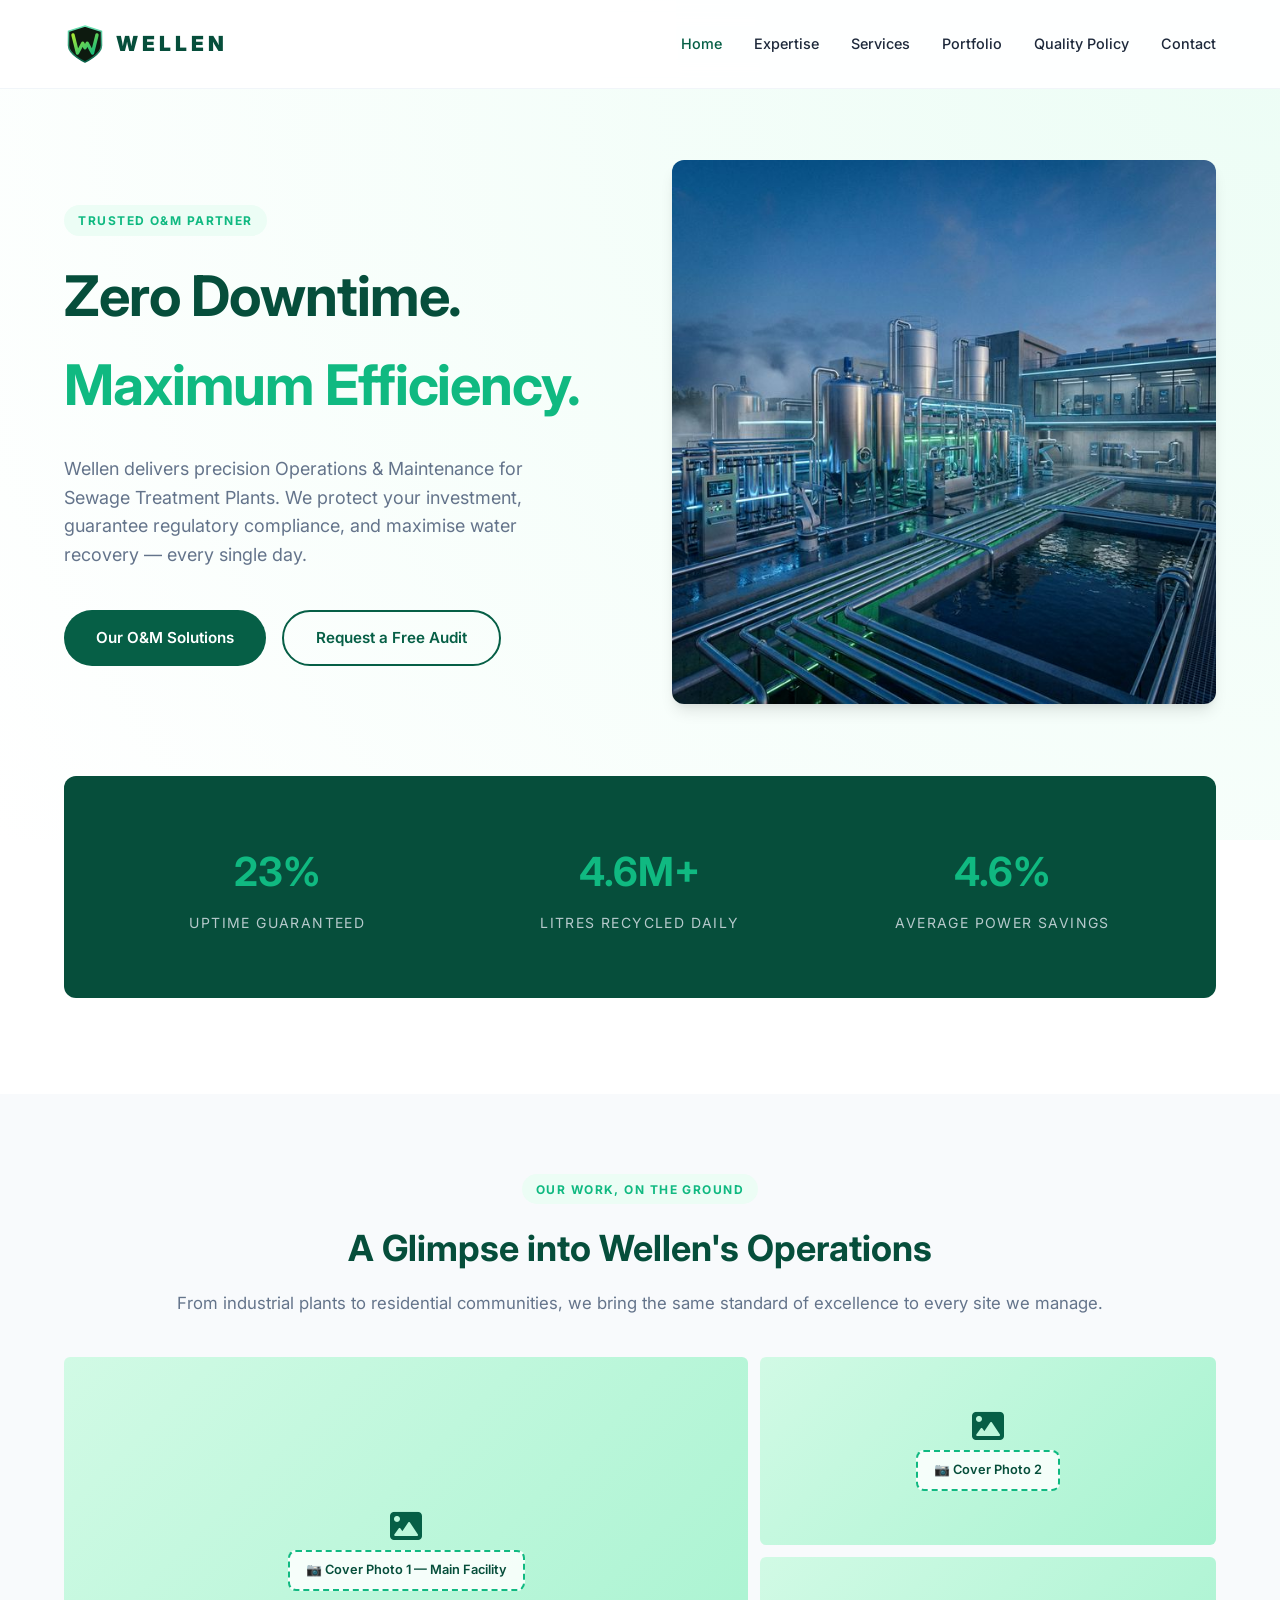
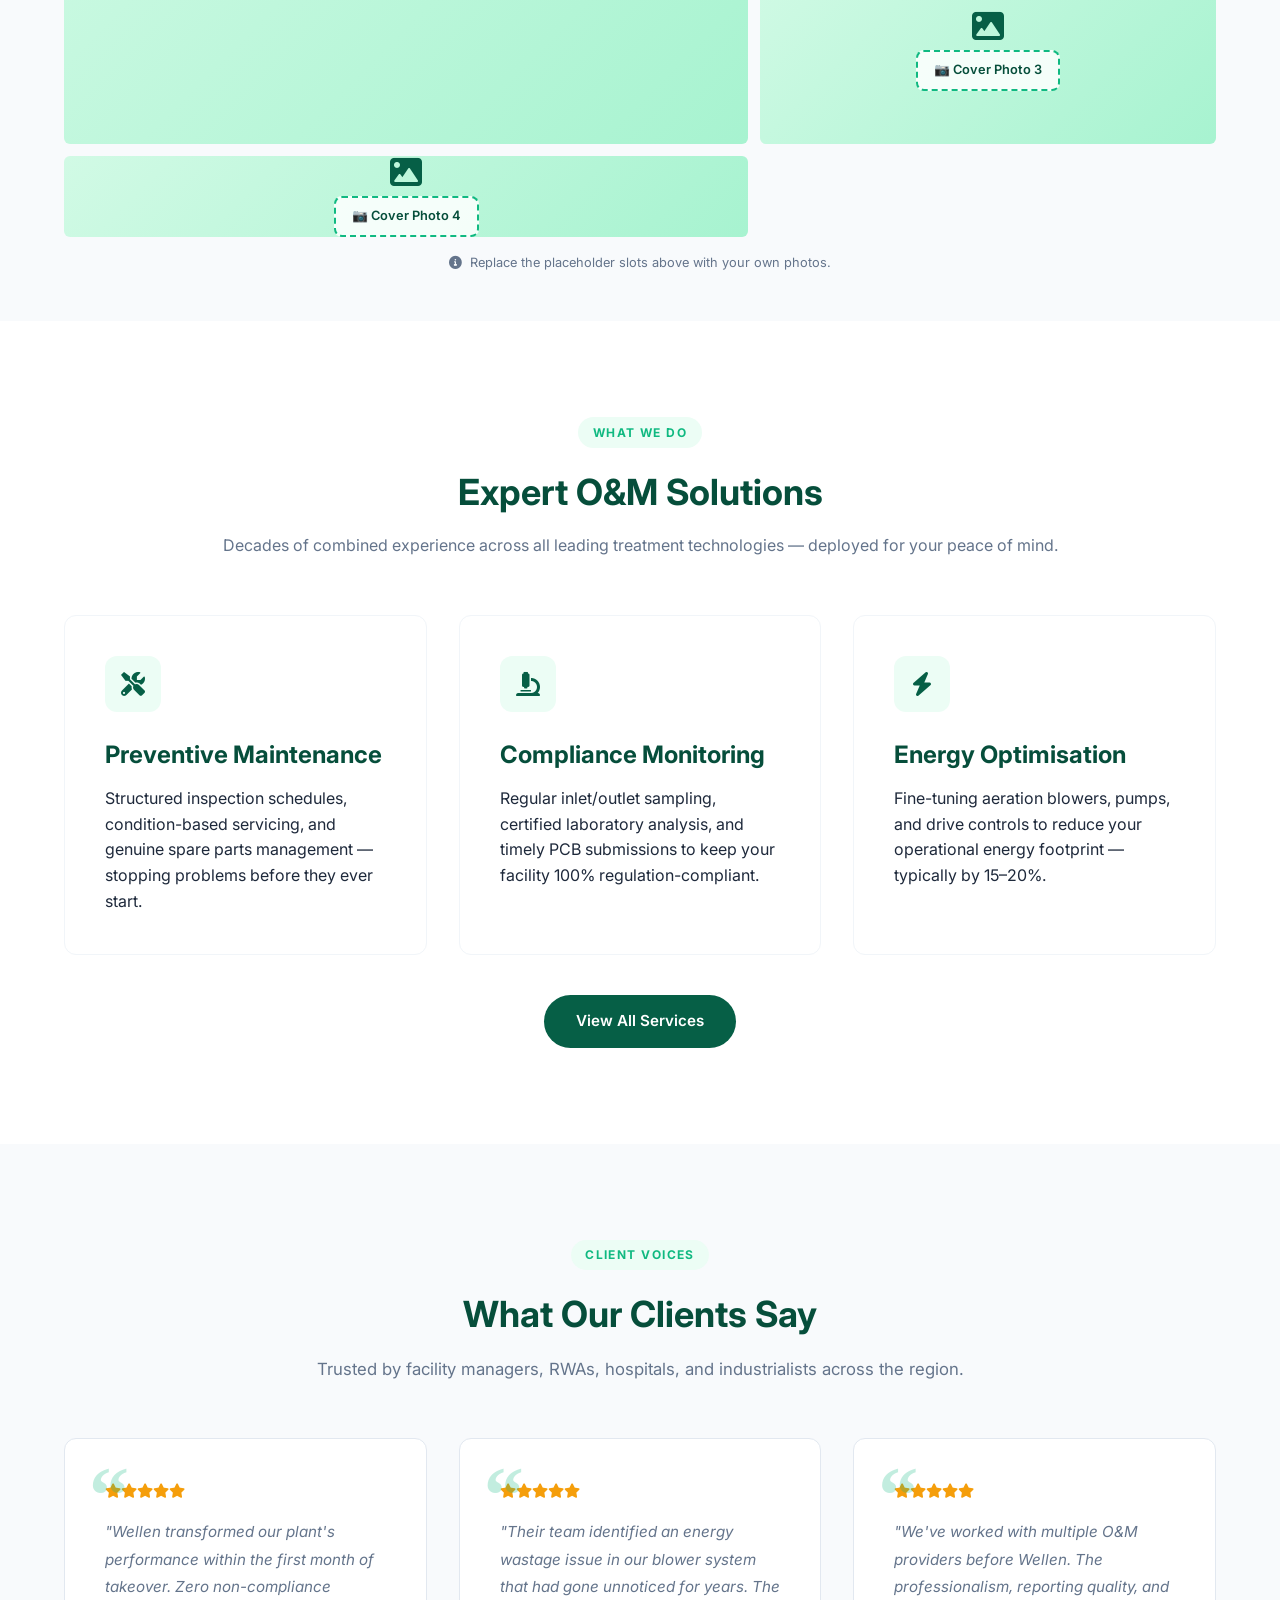
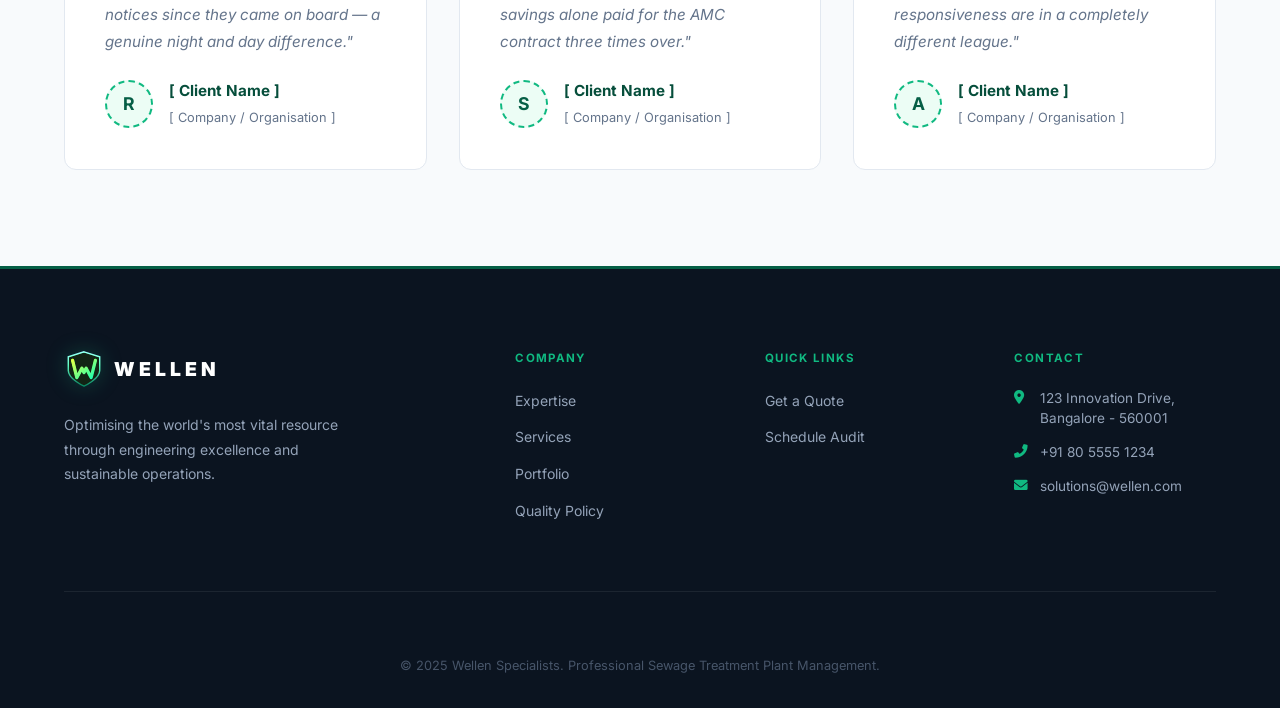
<file: index.html>
<!DOCTYPE html>
<html lang="en">

<head>
    <meta charset="UTF-8">
    <meta name="viewport" content="width=device-width, initial-scale=1.0">
    <title>Wellen | Premier STP Operations &amp; Maintenance</title>
    <meta name="description"
        content="Wellen specialises in professional Operations &amp; Maintenance for Sewage Treatment Plants — zero downtime, full compliance, maximum efficiency.">
    <link rel="stylesheet" href="style.css">
    <link rel="stylesheet" href="https://cdnjs.cloudflare.com/ajax/libs/font-awesome/6.0.0/css/all.min.css">
</head>

<body>
    <header>
        <div class="container">
            <nav>
                <a href="index.html" class="logo">
                    <img src="logo.svg" alt="Wellen Logo" class="logo-img"><span class="logo-text">WELLEN</span>
                </a>
                <ul class="nav-links">
                    <li><a href="index.html" class="active">Home</a></li>
                    <li><a href="about.html">Expertise</a></li>
                    <li><a href="services.html">Services</a></li>
                    <li><a href="projects.html">Portfolio</a></li>
                    <li><a href="quality-policy.html">Quality Policy</a></li>
                    <li><a href="contact.html">Contact</a></li>
                </ul>
                <div class="mobile-toggle"><i class="fas fa-bars"></i></div>
            </nav>
        </div>
    </header>

    <main>
        <!-- HERO -->
        <section class="hero">
            <div class="container">
                <div class="hero-grid">
                    <div class="hero-content">
                        <span class="section-label">Trusted O&amp;M Partner</span>
                        <h1>Zero Downtime. <span>Maximum Efficiency.</span></h1>
                        <p>Wellen delivers precision Operations &amp; Maintenance for Sewage Treatment Plants. We
                            protect your investment, guarantee regulatory compliance, and maximise water recovery —
                            every single day.</p>
                        <div class="hero-btns">
                            <a href="services.html" class="btn btn-primary">Our O&amp;M Solutions</a>
                            <a href="contact.html" class="btn btn-outline">Request a Free Audit</a>
                        </div>
                    </div>
                    <div class="hero-image">
                        <img src="hero.png" alt="Industrial STP Facility" class="hero-img">
                    </div>
                </div>
            </div>
        </section>

        <!-- STATS / IMPACT -->
        <section class="impact" style="padding-top: 0;">
            <div class="container">
                <div class="impact-meter">
                    <div class="stats-grid">
                        <div class="stat-item">
                            <h3><span class="count-up" data-target="99.8">0</span>%</h3>
                            <p>Uptime Guaranteed</p>
                        </div>
                        <div class="stat-item">
                            <h3><span class="count-up" data-target="8">0</span>M+</h3>
                            <p>Litres Recycled Daily</p>
                        </div>
                        <div class="stat-item">
                            <h3><span class="count-up" data-target="20">0</span>%</h3>
                            <p>Average Power Savings</p>
                        </div>
                    </div>
                </div>
            </div>
        </section>

        <!-- 4-IMAGE COVER GRID -->
        <section class="hero-carousel-section">
            <div class="container">
                <div class="carousel-header">
                    <span class="section-label">Our Work, On the Ground</span>
                    <h2>A Glimpse into Wellen's Operations</h2>
                    <p>From industrial plants to residential communities, we bring the same standard of excellence to
                        every site we manage.</p>
                </div>
                <div class="carousel-slide-inner layout-featured">
                    <div class="carousel-img-slot slot-1">
                        <i class="fas fa-image carousel-icon slot-icon"></i>
                        <span class="slot-label">📷 Cover Photo 1 — Main Facility</span>
                    </div>
                    <div class="carousel-img-slot">
                        <i class="fas fa-image slot-icon"></i>
                        <span class="slot-label">📷 Cover Photo 2</span>
                    </div>
                    <div class="carousel-img-slot">
                        <i class="fas fa-image slot-icon"></i>
                        <span class="slot-label">📷 Cover Photo 3</span>
                    </div>
                    <div class="carousel-img-slot">
                        <i class="fas fa-image slot-icon"></i>
                        <span class="slot-label">📷 Cover Photo 4</span>
                    </div>
                </div>
                <p style="text-align:center; margin-top:1rem; font-size:0.8rem; color:var(--text-muted);">
                    <i class="fas fa-info-circle"></i>&nbsp; Replace the placeholder slots above with your own photos.
                </p>
            </div>
        </section>

        <!-- FEATURED SERVICES -->
        <section class="featured-services">
            <div class="container">
                <div style="text-align: center; margin-bottom: 3.5rem;">
                    <span class="section-label">What We Do</span>
                    <h2>Expert O&amp;M Solutions</h2>
                    <p style="color: var(--text-muted); margin-top: 0.75rem;">Decades of combined experience across all
                        leading treatment technologies — deployed for your peace of mind.</p>
                </div>
                <div class="grid grid-3">
                    <div class="card">
                        <div class="icon"><i class="fas fa-tools"></i></div>
                        <h3>Preventive Maintenance</h3>
                        <p>Structured inspection schedules, condition-based servicing, and genuine spare parts
                            management — stopping problems before they ever start.</p>
                    </div>
                    <div class="card">
                        <div class="icon"><i class="fas fa-microscope"></i></div>
                        <h3>Compliance Monitoring</h3>
                        <p>Regular inlet/outlet sampling, certified laboratory analysis, and timely PCB submissions to
                            keep your facility 100% regulation-compliant.</p>
                    </div>
                    <div class="card">
                        <div class="icon"><i class="fas fa-bolt"></i></div>
                        <h3>Energy Optimisation</h3>
                        <p>Fine-tuning aeration blowers, pumps, and drive controls to reduce your operational energy
                            footprint — typically by 15–20%.</p>
                    </div>
                </div>
                <div style="text-align:center; margin-top: 2.5rem;">
                    <a href="services.html" class="btn btn-primary">View All Services</a>
                </div>
            </div>
        </section>

        <!-- TESTIMONIALS -->
        <section class="testimonials">
            <div class="container">
                <div class="testimonials-header">
                    <span class="section-label">Client Voices</span>
                    <h2>What Our Clients Say</h2>
                    <p>Trusted by facility managers, RWAs, hospitals, and industrialists across the region.</p>
                </div>
                <div class="grid grid-3">
                    <!-- Testimonial 1 -->
                    <div class="testimonial-card">
                        <div class="testimonial-stars">
                            <i class="fas fa-star"></i><i class="fas fa-star"></i><i class="fas fa-star"></i><i
                                class="fas fa-star"></i><i class="fas fa-star"></i>
                        </div>
                        <p class="testimonial-quote">"Wellen transformed our plant's performance within the first month
                            of takeover. Zero non-compliance notices since they came on board — a genuine night and day
                            difference."</p>
                        <div class="testimonial-author">
                            <div class="testimonial-avatar">R</div>
                            <div class="testimonial-author-info">
                                <strong>[ Client Name ]</strong>
                                <span>[ Company / Organisation ]</span>
                            </div>
                        </div>
                    </div>
                    <!-- Testimonial 2 -->
                    <div class="testimonial-card">
                        <div class="testimonial-stars">
                            <i class="fas fa-star"></i><i class="fas fa-star"></i><i class="fas fa-star"></i><i
                                class="fas fa-star"></i><i class="fas fa-star"></i>
                        </div>
                        <p class="testimonial-quote">"Their team identified an energy wastage issue in our blower system
                            that had gone unnoticed for years. The savings alone paid for the AMC contract three times
                            over."</p>
                        <div class="testimonial-author">
                            <div class="testimonial-avatar">S</div>
                            <div class="testimonial-author-info">
                                <strong>[ Client Name ]</strong>
                                <span>[ Company / Organisation ]</span>
                            </div>
                        </div>
                    </div>
                    <!-- Testimonial 3 -->
                    <div class="testimonial-card">
                        <div class="testimonial-stars">
                            <i class="fas fa-star"></i><i class="fas fa-star"></i><i class="fas fa-star"></i><i
                                class="fas fa-star"></i><i class="fas fa-star"></i>
                        </div>
                        <p class="testimonial-quote">"We've worked with multiple O&amp;M providers before Wellen. The
                            professionalism, reporting quality, and responsiveness are in a completely different
                            league."</p>
                        <div class="testimonial-author">
                            <div class="testimonial-avatar">A</div>
                            <div class="testimonial-author-info">
                                <strong>[ Client Name ]</strong>
                                <span>[ Company / Organisation ]</span>
                            </div>
                        </div>
                    </div>
                </div>
            </div>
        </section>
    </main>

    <footer>
        <div class="container">
            <div class="footer-grid">
                <div>
                    <div class="footer-brand"><img src="logo.svg" alt="Wellen" class="footer-logo-img"><span class="footer-logo-text">WELLEN</span></div>
                    <p class="footer-tagline">Optimising the world's most vital resource through engineering excellence
                        and sustainable operations.</p>
                </div>
                <div class="footer-links">
                    <h4>Company</h4>
                    <ul>
                        <li><a href="about.html">Expertise</a></li>
                        <li><a href="services.html">Services</a></li>
                        <li><a href="projects.html">Portfolio</a></li>
                        <li><a href="quality-policy.html">Quality Policy</a></li>
                    </ul>
                </div>
                <div class="footer-links">
                    <h4>Quick Links</h4>
                    <ul>
                        <li><a href="contact.html">Get a Quote</a></li>
                        <li><a href="contact.html">Schedule Audit</a></li>
                    </ul>
                </div>
                <div class="footer-links">
                    <h4>Contact</h4>
                    <div class="footer-contact-item"><i class="fas fa-map-marker-alt"></i><span>123 Innovation Drive,
                            Bangalore - 560001</span></div>
                    <div class="footer-contact-item"><i class="fas fa-phone-alt"></i><span>+91 80 5555 1234</span></div>
                    <div class="footer-contact-item"><i class="fas fa-envelope"></i><span>solutions@wellen.com</span>
                    </div>
                </div>
            </div>
            <div class="footer-bottom">
                &copy; 2025 Wellen Specialists. Professional Sewage Treatment Plant Management.
            </div>
        </div>
    </footer>

    <script src="main.js"></script>
</body>

</html>
</file>
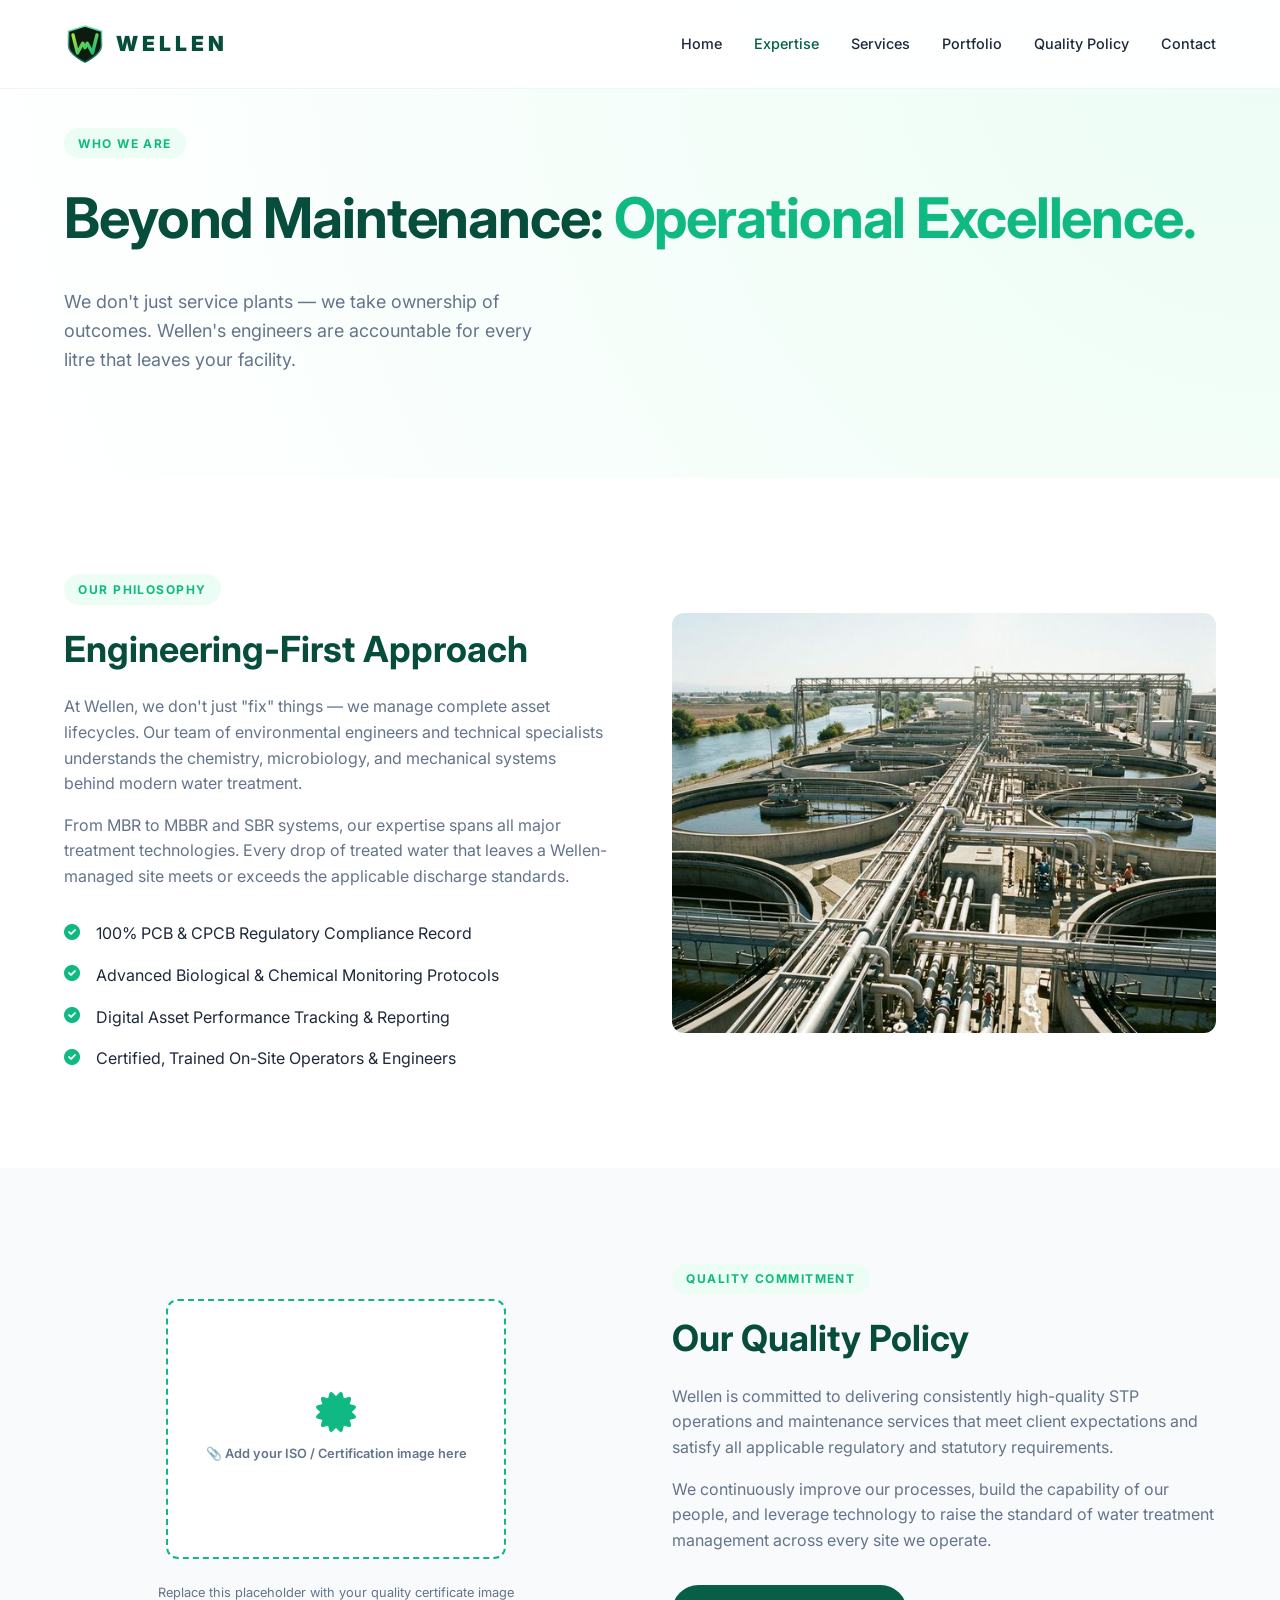
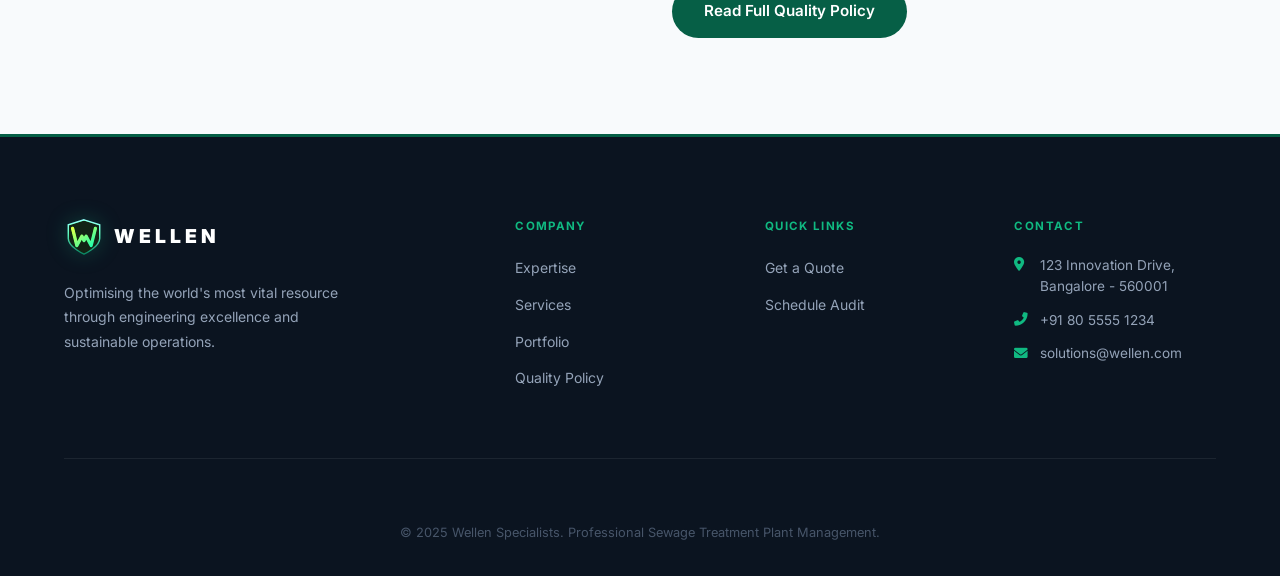
<file: about.html>
<!DOCTYPE html>
<html lang="en">

<head>
    <meta charset="UTF-8">
    <meta name="viewport" content="width=device-width, initial-scale=1.0">
    <title>Our Expertise | Wellen</title>
    <meta name="description"
        content="Learn how Wellen's engineering-first approach to STP operations delivers unrivalled compliance, efficiency, and plant longevity.">
    <link rel="stylesheet" href="style.css">
    <link rel="stylesheet" href="https://cdnjs.cloudflare.com/ajax/libs/font-awesome/6.0.0/css/all.min.css">
</head>

<body>
    <header>
        <div class="container">
            <nav>
                <a href="index.html" class="logo">
                    <img src="logo.svg" alt="Wellen Logo" class="logo-img"><span class="logo-text">WELLEN</span>
                </a>
                <ul class="nav-links">
                    <li><a href="index.html">Home</a></li>
                    <li><a href="about.html" class="active">Expertise</a></li>
                    <li><a href="services.html">Services</a></li>
                    <li><a href="projects.html">Portfolio</a></li>
                    <li><a href="quality-policy.html">Quality Policy</a></li>
                    <li><a href="contact.html">Contact</a></li>
                </ul>
                <div class="mobile-toggle"><i class="fas fa-bars"></i></div>
            </nav>
        </div>
    </header>

    <main>
        <!-- PAGE HERO -->
        <section class="hero" style="padding-top: 8rem; padding-bottom: 4rem;">
            <div class="container">
                <span class="section-label">Who We Are</span>
                <h1>Beyond Maintenance: <span>Operational Excellence.</span></h1>
                <p>We don't just service plants — we take ownership of outcomes. Wellen's engineers are accountable for
                    every litre that leaves your facility.</p>
            </div>
        </section>

        <!-- ENGINEERING APPROACH -->
        <section class="expertise-details">
            <div class="container">
                <div style="display: grid; grid-template-columns: 1fr 1fr; gap: 4rem; align-items: center;">
                    <div>
                        <span class="section-label">Our Philosophy</span>
                        <h2>Engineering-First Approach</h2>
                        <p style="margin-top: 1rem; color: var(--text-muted);">At Wellen, we don't just "fix" things —
                            we manage complete asset lifecycles. Our team of environmental engineers and technical
                            specialists understands the chemistry, microbiology, and mechanical systems behind modern
                            water treatment.</p>
                        <p style="margin-top: 1rem; color: var(--text-muted);">From MBR to MBBR and SBR systems, our
                            expertise spans all major treatment technologies. Every drop of treated water that leaves a
                            Wellen-managed site meets or exceeds the applicable discharge standards.</p>
                        <div style="margin-top: 2rem;">
                            <div style="display: flex; gap: 1rem; margin-bottom: 1rem; align-items: flex-start;">
                                <i class="fas fa-check-circle"
                                    style="color: var(--primary-light); margin-top: 0.15rem;"></i>
                                <span>100% PCB &amp; CPCB Regulatory Compliance Record</span>
                            </div>
                            <div style="display: flex; gap: 1rem; margin-bottom: 1rem; align-items: flex-start;">
                                <i class="fas fa-check-circle"
                                    style="color: var(--primary-light); margin-top: 0.15rem;"></i>
                                <span>Advanced Biological &amp; Chemical Monitoring Protocols</span>
                            </div>
                            <div style="display: flex; gap: 1rem; margin-bottom: 1rem; align-items: flex-start;">
                                <i class="fas fa-check-circle"
                                    style="color: var(--primary-light); margin-top: 0.15rem;"></i>
                                <span>Digital Asset Performance Tracking &amp; Reporting</span>
                            </div>
                            <div style="display: flex; gap: 1rem; align-items: flex-start;">
                                <i class="fas fa-check-circle"
                                    style="color: var(--primary-light); margin-top: 0.15rem;"></i>
                                <span>Certified, Trained On-Site Operators &amp; Engineers</span>
                            </div>
                        </div>
                    </div>
                    <div
                        style="background: var(--accent-bg); height: 420px; border-radius: var(--radius); overflow: hidden;">
                        <img src="stp-project.png" alt="O&M Expertise" style="width: 100%; height: 100%; object-fit: cover;">
                    </div>
                </div>
            </div>
        </section>

        <!-- QUALITY POLICY SUMMARY -->
        <section class="about-quality-section">
            <div class="container">
                <div style="display: grid; grid-template-columns: 1fr 1fr; gap: 4rem; align-items: center;">
                    <!-- Certificate Placeholder -->
                    <div style="display: flex; flex-direction: column; align-items: center; gap: 1.5rem;">
                        <div class="cert-placeholder" style="width: 100%; max-width: 340px; height: 260px;">
                            <i class="fas fa-certificate"></i>
                            <span>📎 Add your ISO / Certification image here</span>
                        </div>
                        <p style="font-size: 0.8rem; color: var(--text-muted); text-align: center;">Replace this
                            placeholder with your quality certificate image</p>
                    </div>
                    <div>
                        <span class="section-label">Quality Commitment</span>
                        <h2>Our Quality Policy</h2>
                        <p style="margin-top: 1rem; color: var(--text-muted);">Wellen is committed to delivering
                            consistently high-quality STP operations and maintenance services that meet client
                            expectations and satisfy all applicable regulatory and statutory requirements.</p>
                        <p style="margin-top: 1rem; color: var(--text-muted);">We continuously improve our processes,
                            build the capability of our people, and leverage technology to raise the standard of water
                            treatment management across every site we operate.</p>
                        <div style="margin-top: 2rem;">
                            <a href="quality-policy.html" class="btn btn-primary">Read Full Quality Policy</a>
                        </div>
                    </div>
                </div>
            </div>
        </section>
    </main>

    <footer>
        <div class="container">
            <div class="footer-grid">
                <div>
                    <div class="footer-brand"><img src="logo.svg" alt="Wellen" class="footer-logo-img"><span class="footer-logo-text">WELLEN</span></div>
                    <p class="footer-tagline">Optimising the world's most vital resource through engineering excellence
                        and sustainable operations.</p>
                </div>
                <div class="footer-links">
                    <h4>Company</h4>
                    <ul>
                        <li><a href="about.html">Expertise</a></li>
                        <li><a href="services.html">Services</a></li>
                        <li><a href="projects.html">Portfolio</a></li>
                        <li><a href="quality-policy.html">Quality Policy</a></li>
                    </ul>
                </div>
                <div class="footer-links">
                    <h4>Quick Links</h4>
                    <ul>
                        <li><a href="contact.html">Get a Quote</a></li>
                        <li><a href="contact.html">Schedule Audit</a></li>
                    </ul>
                </div>
                <div class="footer-links">
                    <h4>Contact</h4>
                    <div class="footer-contact-item"><i class="fas fa-map-marker-alt"></i><span>123 Innovation Drive,
                            Bangalore - 560001</span></div>
                    <div class="footer-contact-item"><i class="fas fa-phone-alt"></i><span>+91 80 5555 1234</span></div>
                    <div class="footer-contact-item"><i class="fas fa-envelope"></i><span>solutions@wellen.com</span>
                    </div>
                </div>
            </div>
            <div class="footer-bottom">
                &copy; 2025 Wellen Specialists. Professional Sewage Treatment Plant Management.
            </div>
        </div>
    </footer>

    <script src="main.js"></script>
</body>

</html>
</file>
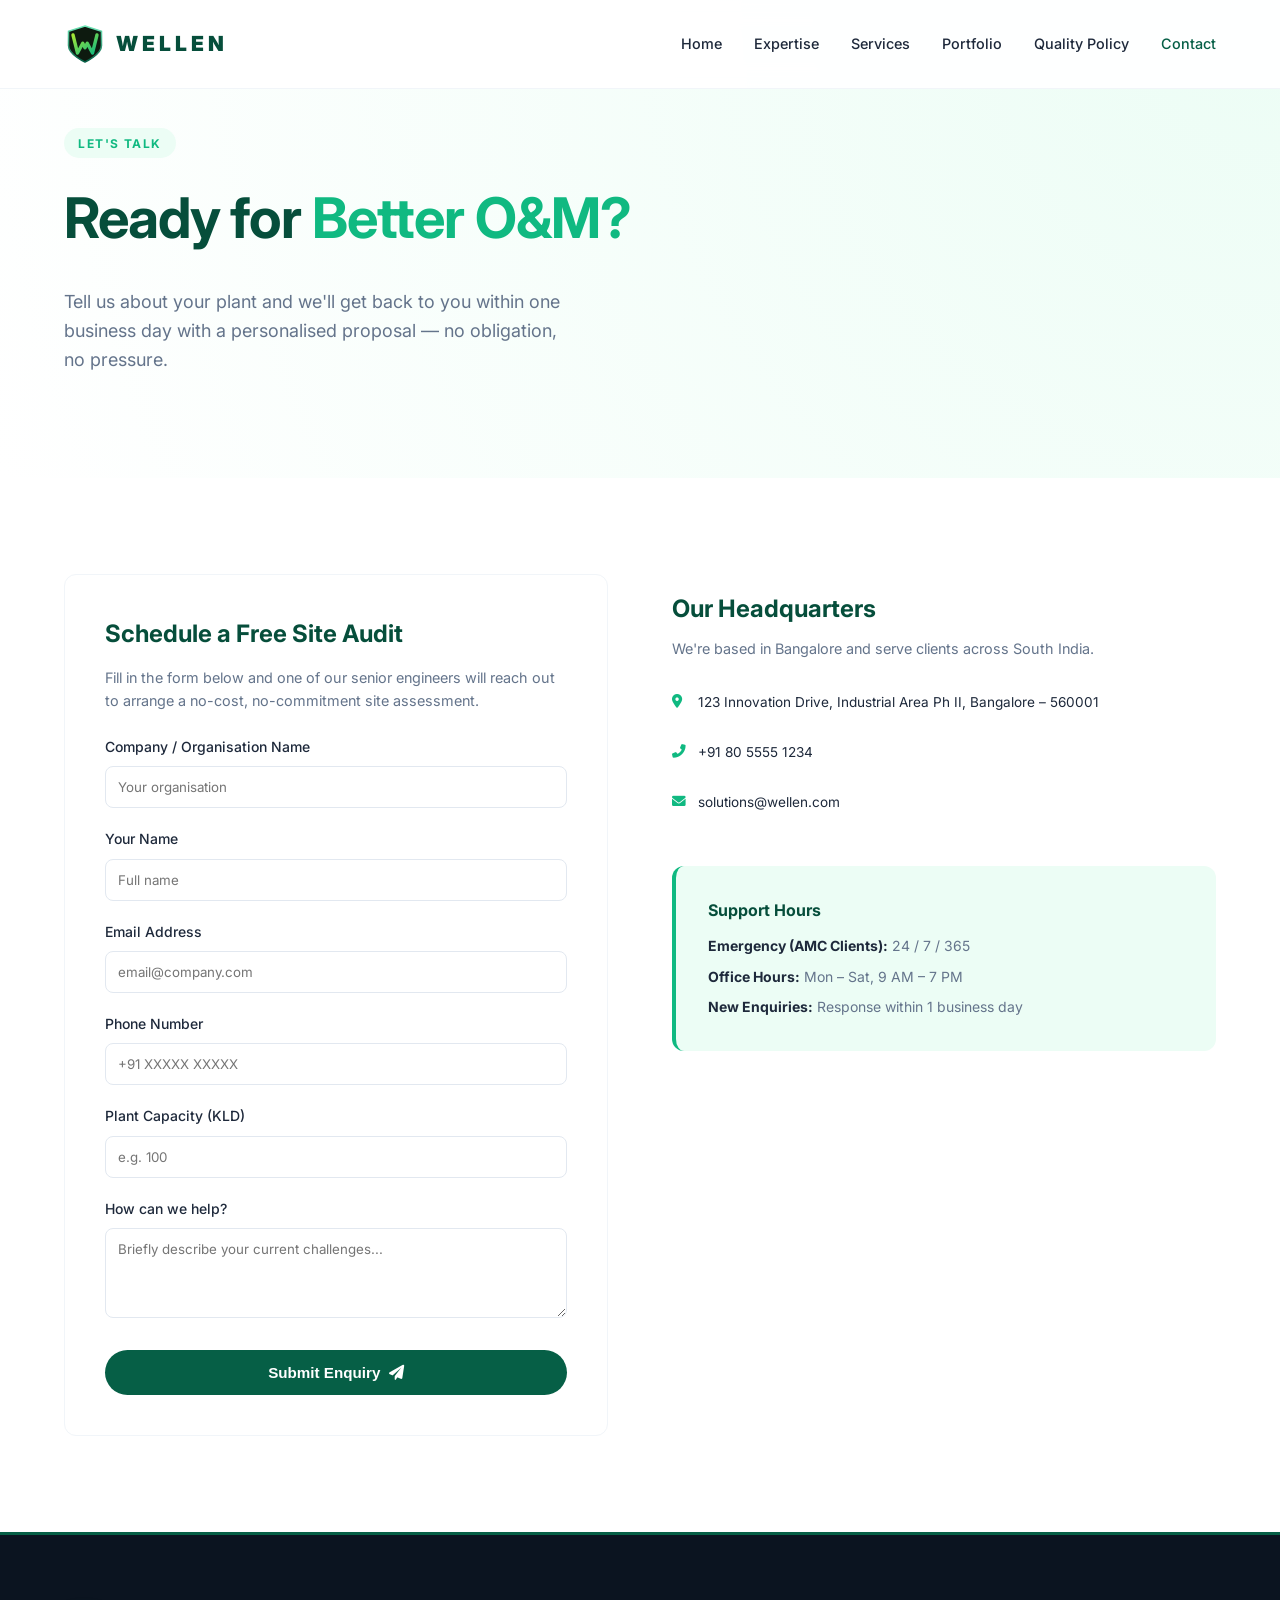
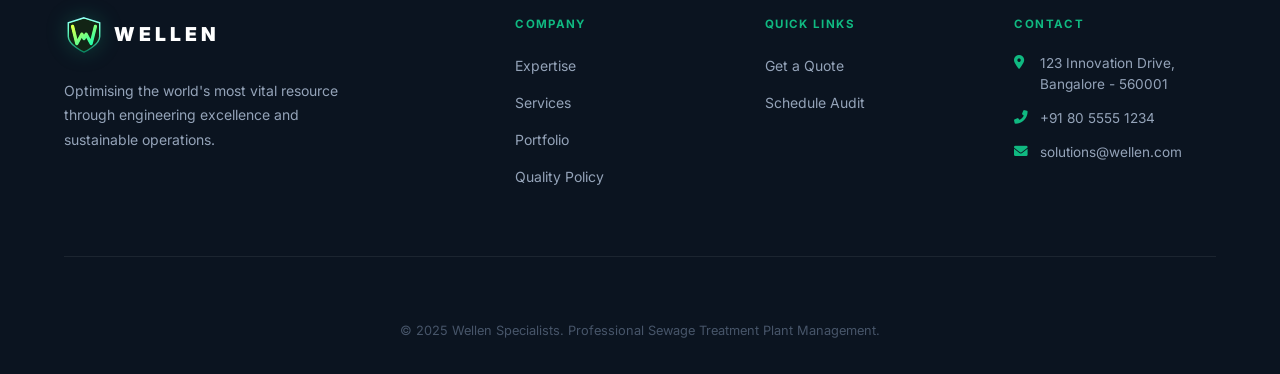
<file: contact.html>
<!DOCTYPE html>
<html lang="en">

<head>
    <meta charset="UTF-8">
    <meta name="viewport" content="width=device-width, initial-scale=1.0">
    <title>Contact Our Engineers | Wellen</title>
    <link rel="stylesheet" href="style.css">
    <link rel="stylesheet" href="https://cdnjs.cloudflare.com/ajax/libs/font-awesome/6.0.0/css/all.min.css">
</head>

<body>
    <header>
        <div class="container">
            <nav>
                <a href="index.html" class="logo">
                    <img src="logo.svg" alt="Wellen Logo" class="logo-img"><span class="logo-text">WELLEN</span>
                </a>
                <ul class="nav-links">
                    <li><a href="index.html">Home</a></li>
                    <li><a href="about.html">Expertise</a></li>
                    <li><a href="services.html">Services</a></li>
                    <li><a href="projects.html">Portfolio</a></li>
                    <li><a href="quality-policy.html">Quality Policy</a></li>
                    <li><a href="contact.html" class="active">Contact</a></li>
                </ul>
                <div class="mobile-toggle"><i class="fas fa-bars"></i></div>
            </nav>
        </div>
    </header>

    <main>
        <section class="hero" style="padding-top: 8rem; padding-bottom: 4rem;">
            <div class="container">
                <span class="section-label">Let's Talk</span>
                <h1>Ready for <span>Better O&amp;M?</span></h1>
                <p>Tell us about your plant and we'll get back to you within one business day with a personalised
                    proposal — no obligation, no pressure.</p>
            </div>
        </section>

        <section class="contact-form-section">
            <div class="container">
                <div class="hero-grid" style="align-items: flex-start;">
                    <div class="card">
                        <h3>Schedule a Free Site Audit</h3>
                        <p style="color: var(--text-muted); font-size: 0.9rem; margin-top: 0.5rem;">Fill in the form
                            below and one of our senior engineers will reach out to arrange a no-cost, no-commitment
                            site assessment.</p>
                        <form id="contactForm" style="margin-top: 1.5rem;">
                            <div style="margin-bottom: 1.25rem;">
                                <label
                                    style="display: block; font-size: 0.875rem; font-weight: 500; margin-bottom: 0.5rem;">Company
                                    / Organisation Name</label>
                                <input type="text" placeholder="Your organisation"
                                    style="width: 100%; padding: 0.75rem; border: 1px solid #e2e8f0; border-radius: 8px; font-family: inherit;"
                                    required>
                            </div>
                            <div style="margin-bottom: 1.25rem;">
                                <label
                                    style="display: block; font-size: 0.875rem; font-weight: 500; margin-bottom: 0.5rem;">Your
                                    Name</label>
                                <input type="text" placeholder="Full name"
                                    style="width: 100%; padding: 0.75rem; border: 1px solid #e2e8f0; border-radius: 8px; font-family: inherit;"
                                    required>
                            </div>
                            <div style="margin-bottom: 1.25rem;">
                                <label
                                    style="display: block; font-size: 0.875rem; font-weight: 500; margin-bottom: 0.5rem;">Email
                                    Address</label>
                                <input type="email" placeholder="email@company.com"
                                    style="width: 100%; padding: 0.75rem; border: 1px solid #e2e8f0; border-radius: 8px; font-family: inherit;"
                                    required>
                            </div>
                            <div style="margin-bottom: 1.25rem;">
                                <label
                                    style="display: block; font-size: 0.875rem; font-weight: 500; margin-bottom: 0.5rem;">Phone
                                    Number</label>
                                <input type="tel" placeholder="+91 XXXXX XXXXX"
                                    style="width: 100%; padding: 0.75rem; border: 1px solid #e2e8f0; border-radius: 8px; font-family: inherit;">
                            </div>
                            <div style="margin-bottom: 1.25rem;">
                                <label
                                    style="display: block; font-size: 0.875rem; font-weight: 500; margin-bottom: 0.5rem;">Plant
                                    Capacity (KLD)</label>
                                <input type="number" placeholder="e.g. 100"
                                    style="width: 100%; padding: 0.75rem; border: 1px solid #e2e8f0; border-radius: 8px; font-family: inherit;">
                            </div>
                            <div style="margin-bottom: 1.5rem;">
                                <label
                                    style="display: block; font-size: 0.875rem; font-weight: 500; margin-bottom: 0.5rem;">How
                                    can we help?</label>
                                <textarea rows="4" placeholder="Briefly describe your current challenges..."
                                    style="width: 100%; padding: 0.75rem; border: 1px solid #e2e8f0; border-radius: 8px; font-family: inherit; resize: vertical;"
                                    required></textarea>
                            </div>
                            <button type="submit" class="btn btn-primary"
                                style="width: 100%; justify-content: center;">Submit Enquiry &nbsp;<i
                                    class="fas fa-paper-plane"></i></button>
                        </form>
                    </div>

                    <div style="padding-top: 1rem;">
                        <h3>Our Headquarters</h3>
                        <p style="margin-top: 0.5rem; color: var(--text-muted); font-size: 0.9rem;">We're based in
                            Bangalore and serve clients across South India.</p>
                        <div style="margin-top: 2rem; display: flex; flex-direction: column; gap: 1rem;">
                            <div class="footer-contact-item" style="color: var(--text-color);">
                                <i class="fas fa-map-marker-alt" style="color: var(--primary-light);"></i>
                                <span>123 Innovation Drive, Industrial Area Ph II, Bangalore – 560001</span>
                            </div>
                            <div class="footer-contact-item" style="color: var(--text-color);">
                                <i class="fas fa-phone-alt" style="color: var(--primary-light);"></i>
                                <span>+91 80 5555 1234</span>
                            </div>
                            <div class="footer-contact-item" style="color: var(--text-color);">
                                <i class="fas fa-envelope" style="color: var(--primary-light);"></i>
                                <span>solutions@wellen.com</span>
                            </div>
                        </div>
                        <div
                            style="margin-top: 2.5rem; background: var(--accent-bg); padding: 2rem; border-radius: var(--radius); border-left: 4px solid var(--primary-light);">
                            <h4 style="color: var(--primary-dark);">Support Hours</h4>
                            <p style="font-size: 0.875rem; margin-top: 0.75rem; color: var(--text-muted);"><strong
                                    style="color: var(--text-color);">Emergency (AMC Clients):</strong> 24 / 7 / 365</p>
                            <p style="font-size: 0.875rem; margin-top: 0.5rem; color: var(--text-muted);"><strong
                                    style="color: var(--text-color);">Office Hours:</strong> Mon – Sat, 9 AM – 7 PM</p>
                            <p style="font-size: 0.875rem; margin-top: 0.5rem; color: var(--text-muted);"><strong
                                    style="color: var(--text-color);">New Enquiries:</strong> Response within 1 business
                                day</p>
                        </div>
                    </div>
                </div>
            </div>
        </section>
    </main>

    <footer>
        <div class="container">
            <div class="footer-grid">
                <div>
                    <div class="footer-brand"><img src="logo.svg" alt="Wellen" class="footer-logo-img"><span class="footer-logo-text">WELLEN</span></div>
                    <p class="footer-tagline">Optimising the world's most vital resource through engineering excellence
                        and sustainable operations.</p>
                </div>
                <div class="footer-links">
                    <h4>Company</h4>
                    <ul>
                        <li><a href="about.html">Expertise</a></li>
                        <li><a href="services.html">Services</a></li>
                        <li><a href="projects.html">Portfolio</a></li>
                        <li><a href="quality-policy.html">Quality Policy</a></li>
                    </ul>
                </div>
                <div class="footer-links">
                    <h4>Quick Links</h4>
                    <ul>
                        <li><a href="contact.html">Get a Quote</a></li>
                        <li><a href="contact.html">Schedule Audit</a></li>
                    </ul>
                </div>
                <div class="footer-links">
                    <h4>Contact</h4>
                    <div class="footer-contact-item"><i class="fas fa-map-marker-alt"></i><span>123 Innovation Drive,
                            Bangalore - 560001</span></div>
                    <div class="footer-contact-item"><i class="fas fa-phone-alt"></i><span>+91 80 5555 1234</span></div>
                    <div class="footer-contact-item"><i class="fas fa-envelope"></i><span>solutions@wellen.com</span>
                    </div>
                </div>
            </div>
            <div class="footer-bottom">
                &copy; 2025 Wellen Specialists. Professional Sewage Treatment Plant Management.
            </div>
        </div>
    </footer>

    <script src="main.js"></script>
</body>

</html>
</file>
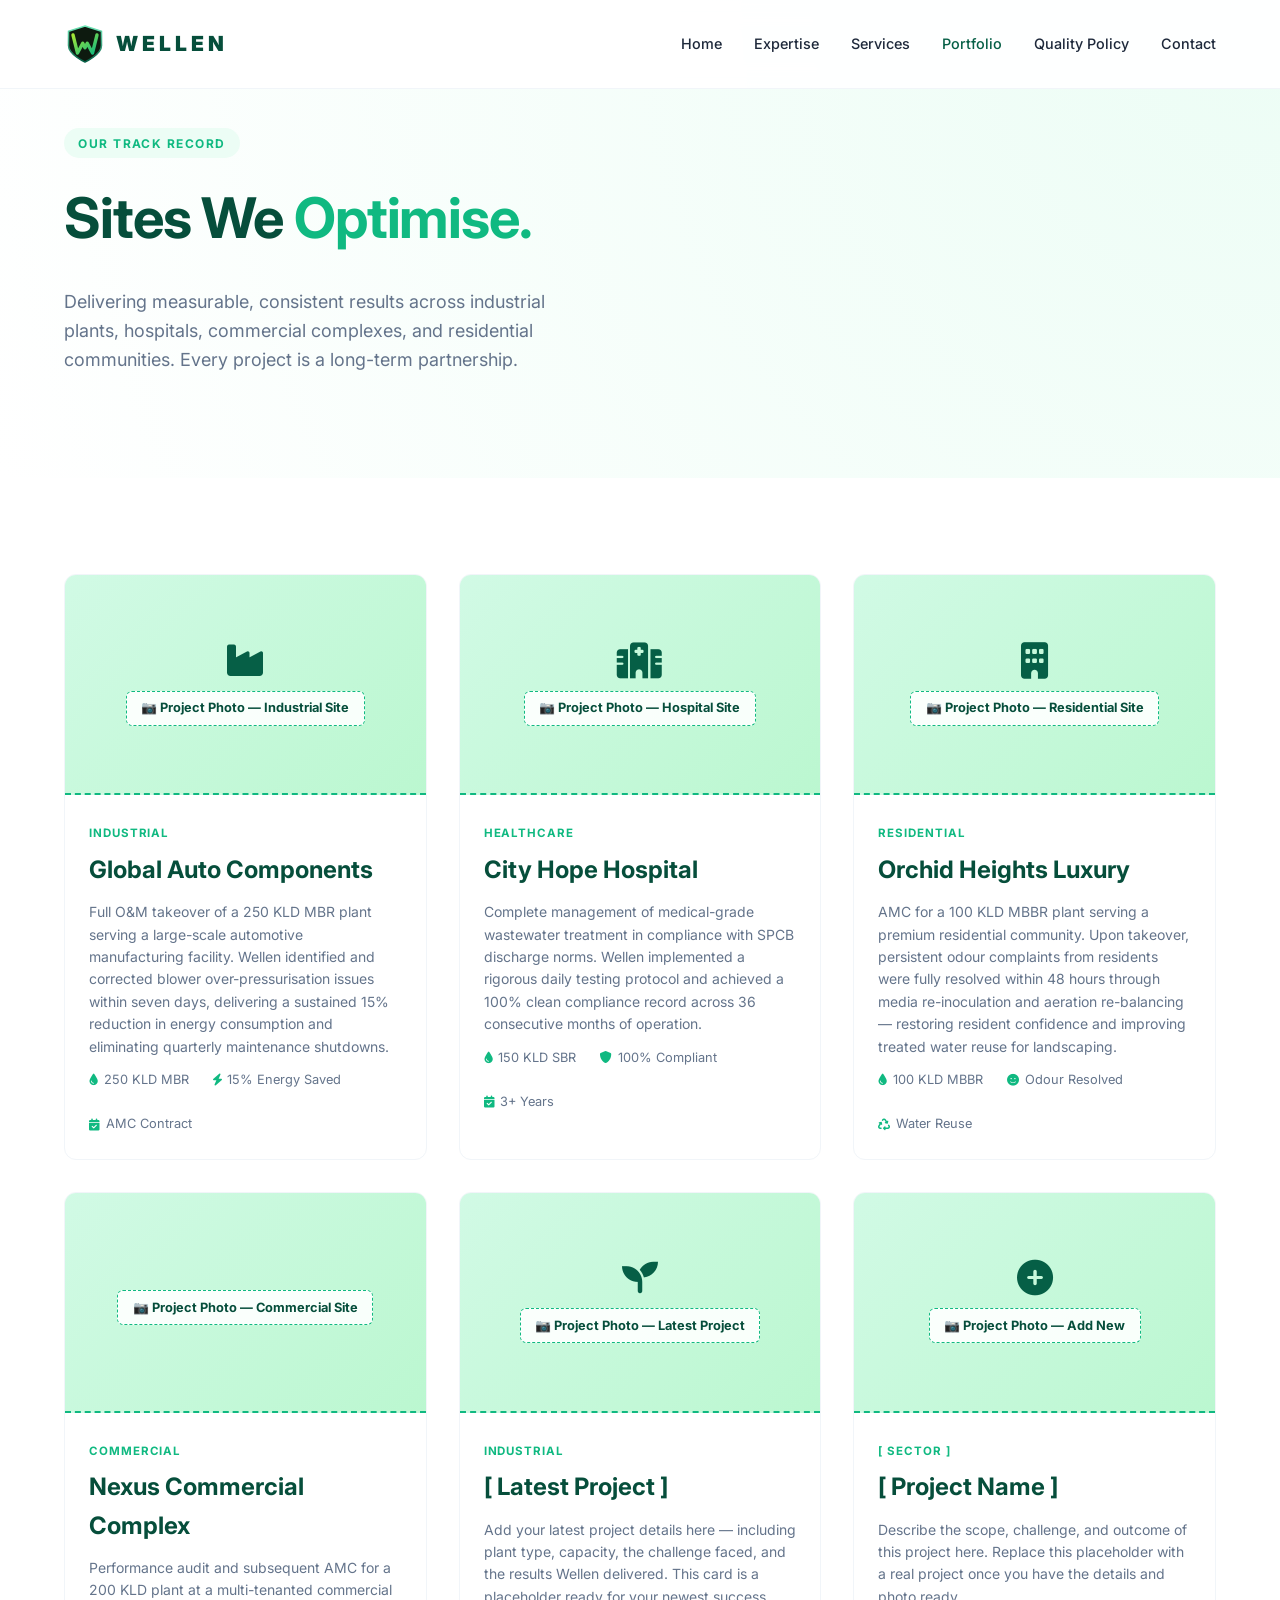
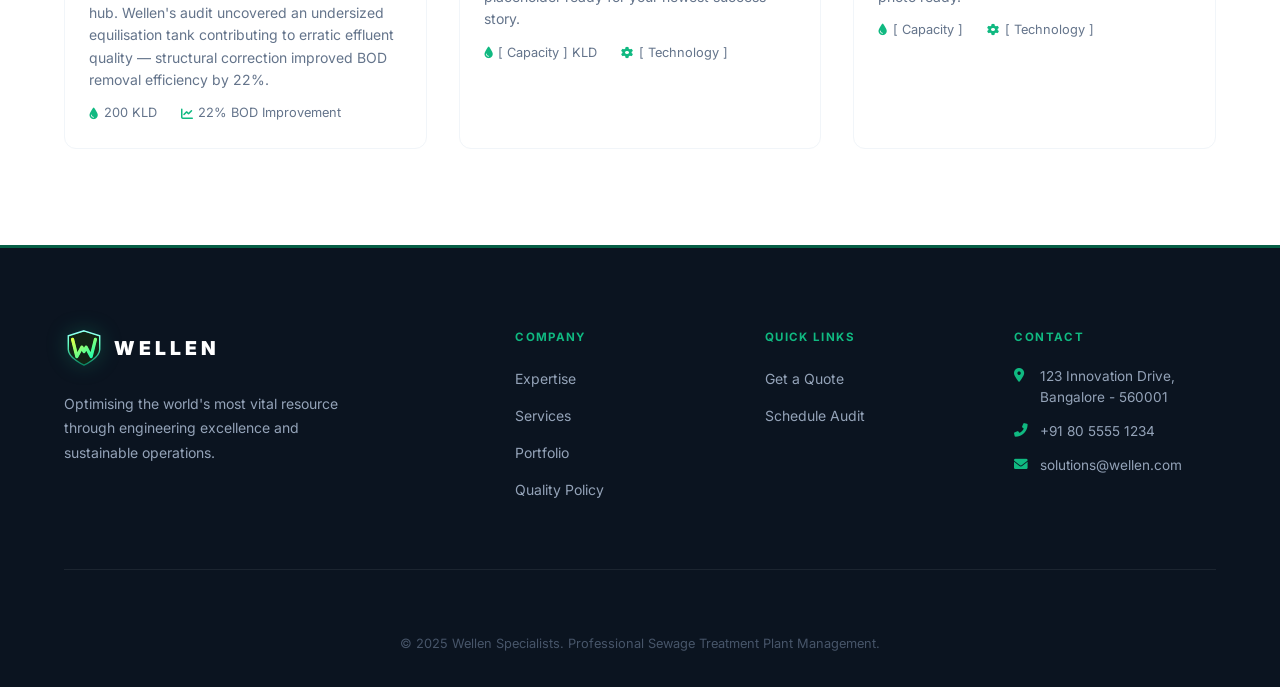
<file: projects.html>
<!DOCTYPE html>
<html lang="en">

<head>
    <meta charset="UTF-8">
    <meta name="viewport" content="width=device-width, initial-scale=1.0">
    <title>Our Portfolio | Wellen</title>
    <meta name="description"
        content="Explore Wellen's portfolio of successfully managed STP sites across industrial, commercial, hospital, and residential sectors.">
    <link rel="stylesheet" href="style.css">
    <link rel="stylesheet" href="https://cdnjs.cloudflare.com/ajax/libs/font-awesome/6.0.0/css/all.min.css">
</head>

<body>
    <header>
        <div class="container">
            <nav>
                <a href="index.html" class="logo">
                    <img src="logo.svg" alt="Wellen Logo" class="logo-img"><span class="logo-text">WELLEN</span>
                </a>
                <ul class="nav-links">
                    <li><a href="index.html">Home</a></li>
                    <li><a href="about.html">Expertise</a></li>
                    <li><a href="services.html">Services</a></li>
                    <li><a href="projects.html" class="active">Portfolio</a></li>
                    <li><a href="quality-policy.html">Quality Policy</a></li>
                    <li><a href="contact.html">Contact</a></li>
                </ul>
                <div class="mobile-toggle"><i class="fas fa-bars"></i></div>
            </nav>
        </div>
    </header>

    <main>
        <section class="hero" style="padding-top: 8rem; padding-bottom: 4rem;">
            <div class="container">
                <span class="section-label">Our Track Record</span>
                <h1>Sites We <span>Optimise.</span></h1>
                <p>Delivering measurable, consistent results across industrial plants, hospitals, commercial complexes,
                    and residential communities. Every project is a long-term partnership.</p>
            </div>
        </section>

        <section class="portfolio">
            <div class="container">
                <div class="grid grid-3">

                    <!-- Project 1 -->
                    <div class="card" style="padding: 0; overflow: hidden;">
                        <div class="project-img-slot">
                            <i class="fas fa-industry"></i>
                            <span class="slot-label">📷 Project Photo — Industrial Site</span>
                        </div>
                        <div style="padding: 1.5rem;">
                            <span class="project-tag">Industrial</span>
                            <h3>Global Auto Components</h3>
                            <p style="font-size: 0.875rem; color: var(--text-muted); margin-top: 0.5rem;">Full O&amp;M
                                takeover of a 250 KLD MBR plant serving a large-scale automotive manufacturing facility.
                                Wellen identified and corrected blower over-pressurisation issues within seven days,
                                delivering a sustained 15% reduction in energy consumption and eliminating quarterly
                                maintenance shutdowns.</p>
                            <div class="project-meta">
                                <span><i class="fas fa-tint"></i> 250 KLD MBR</span>
                                <span><i class="fas fa-bolt"></i> 15% Energy Saved</span>
                                <span><i class="fas fa-calendar-check"></i> AMC Contract</span>
                            </div>
                        </div>
                    </div>

                    <!-- Project 2 -->
                    <div class="card" style="padding: 0; overflow: hidden;">
                        <div class="project-img-slot">
                            <i class="fas fa-hospital"></i>
                            <span class="slot-label">📷 Project Photo — Hospital Site</span>
                        </div>
                        <div style="padding: 1.5rem;">
                            <span class="project-tag">Healthcare</span>
                            <h3>City Hope Hospital</h3>
                            <p style="font-size: 0.875rem; color: var(--text-muted); margin-top: 0.5rem;">Complete
                                management of medical-grade wastewater treatment in compliance with SPCB discharge
                                norms. Wellen implemented a rigorous daily testing protocol and achieved a 100% clean
                                compliance record across 36 consecutive months of operation.</p>
                            <div class="project-meta">
                                <span><i class="fas fa-tint"></i> 150 KLD SBR</span>
                                <span><i class="fas fa-shield-alt"></i> 100% Compliant</span>
                                <span><i class="fas fa-calendar-check"></i> 3+ Years</span>
                            </div>
                        </div>
                    </div>

                    <!-- Project 3 -->
                    <div class="card" style="padding: 0; overflow: hidden;">
                        <div class="project-img-slot">
                            <i class="fas fa-building"></i>
                            <span class="slot-label">📷 Project Photo — Residential Site</span>
                        </div>
                        <div style="padding: 1.5rem;">
                            <span class="project-tag">Residential</span>
                            <h3>Orchid Heights Luxury</h3>
                            <p style="font-size: 0.875rem; color: var(--text-muted); margin-top: 0.5rem;">AMC for a 100
                                KLD MBBR plant serving a premium residential community. Upon takeover, persistent odour
                                complaints from residents were fully resolved within 48 hours through media
                                re-inoculation and aeration re-balancing — restoring resident confidence and improving
                                treated water reuse for landscaping.</p>
                            <div class="project-meta">
                                <span><i class="fas fa-tint"></i> 100 KLD MBBR</span>
                                <span><i class="fas fa-smile"></i> Odour Resolved</span>
                                <span><i class="fas fa-recycle"></i> Water Reuse</span>
                            </div>
                        </div>
                    </div>

                    <!-- Project 4 -->
                    <div class="card" style="padding: 0; overflow: hidden;">
                        <div class="project-img-slot">
                            <i class="fas fa-shopping-mall"></i>
                            <span class="slot-label">📷 Project Photo — Commercial Site</span>
                        </div>
                        <div style="padding: 1.5rem;">
                            <span class="project-tag">Commercial</span>
                            <h3>Nexus Commercial Complex</h3>
                            <p style="font-size: 0.875rem; color: var(--text-muted); margin-top: 0.5rem;">Performance
                                audit and subsequent AMC for a 200 KLD plant at a multi-tenanted commercial hub.
                                Wellen's audit uncovered an undersized equilisation tank contributing to erratic
                                effluent quality — structural correction improved BOD removal efficiency by 22%.</p>
                            <div class="project-meta">
                                <span><i class="fas fa-tint"></i> 200 KLD</span>
                                <span><i class="fas fa-chart-line"></i> 22% BOD Improvement</span>
                            </div>
                        </div>
                    </div>

                    <!-- Project 5 -->
                    <div class="card" style="padding: 0; overflow: hidden;">
                        <div class="project-img-slot">
                            <i class="fas fa-seedling"></i>
                            <span class="slot-label">📷 Project Photo — Latest Project</span>
                        </div>
                        <div style="padding: 1.5rem;">
                            <span class="project-tag">Industrial</span>
                            <h3>[ Latest Project ]</h3>
                            <p style="font-size: 0.875rem; color: var(--text-muted); margin-top: 0.5rem;">Add your
                                latest project details here — including plant type, capacity, the challenge faced, and
                                the results Wellen delivered. This card is a placeholder ready for your newest success
                                story.</p>
                            <div class="project-meta">
                                <span><i class="fas fa-tint"></i> [ Capacity ] KLD</span>
                                <span><i class="fas fa-cog"></i> [ Technology ]</span>
                            </div>
                        </div>
                    </div>

                    <!-- Project 6 -->
                    <div class="card" style="padding: 0; overflow: hidden;">
                        <div class="project-img-slot">
                            <i class="fas fa-plus-circle"></i>
                            <span class="slot-label">📷 Project Photo — Add New</span>
                        </div>
                        <div style="padding: 1.5rem;">
                            <span class="project-tag">[ Sector ]</span>
                            <h3>[ Project Name ]</h3>
                            <p style="font-size: 0.875rem; color: var(--text-muted); margin-top: 0.5rem;">Describe the
                                scope, challenge, and outcome of this project here. Replace this placeholder with a real
                                project once you have the details and photo ready.</p>
                            <div class="project-meta">
                                <span><i class="fas fa-tint"></i> [ Capacity ]</span>
                                <span><i class="fas fa-cog"></i> [ Technology ]</span>
                            </div>
                        </div>
                    </div>

                </div>
            </div>
        </section>
    </main>

    <footer>
        <div class="container">
            <div class="footer-grid">
                <div>
                    <div class="footer-brand"><img src="logo.svg" alt="Wellen" class="footer-logo-img"><span class="footer-logo-text">WELLEN</span></div>
                    <p class="footer-tagline">Optimising the world's most vital resource through engineering excellence
                        and sustainable operations.</p>
                </div>
                <div class="footer-links">
                    <h4>Company</h4>
                    <ul>
                        <li><a href="about.html">Expertise</a></li>
                        <li><a href="services.html">Services</a></li>
                        <li><a href="projects.html">Portfolio</a></li>
                        <li><a href="quality-policy.html">Quality Policy</a></li>
                    </ul>
                </div>
                <div class="footer-links">
                    <h4>Quick Links</h4>
                    <ul>
                        <li><a href="contact.html">Get a Quote</a></li>
                        <li><a href="contact.html">Schedule Audit</a></li>
                    </ul>
                </div>
                <div class="footer-links">
                    <h4>Contact</h4>
                    <div class="footer-contact-item"><i class="fas fa-map-marker-alt"></i><span>123 Innovation Drive,
                            Bangalore - 560001</span></div>
                    <div class="footer-contact-item"><i class="fas fa-phone-alt"></i><span>+91 80 5555 1234</span></div>
                    <div class="footer-contact-item"><i class="fas fa-envelope"></i><span>solutions@wellen.com</span>
                    </div>
                </div>
            </div>
            <div class="footer-bottom">
                &copy; 2025 Wellen Specialists. Professional Sewage Treatment Plant Management.
            </div>
        </div>
    </footer>

    <script src="main.js"></script>
</body>

</html>
</file>
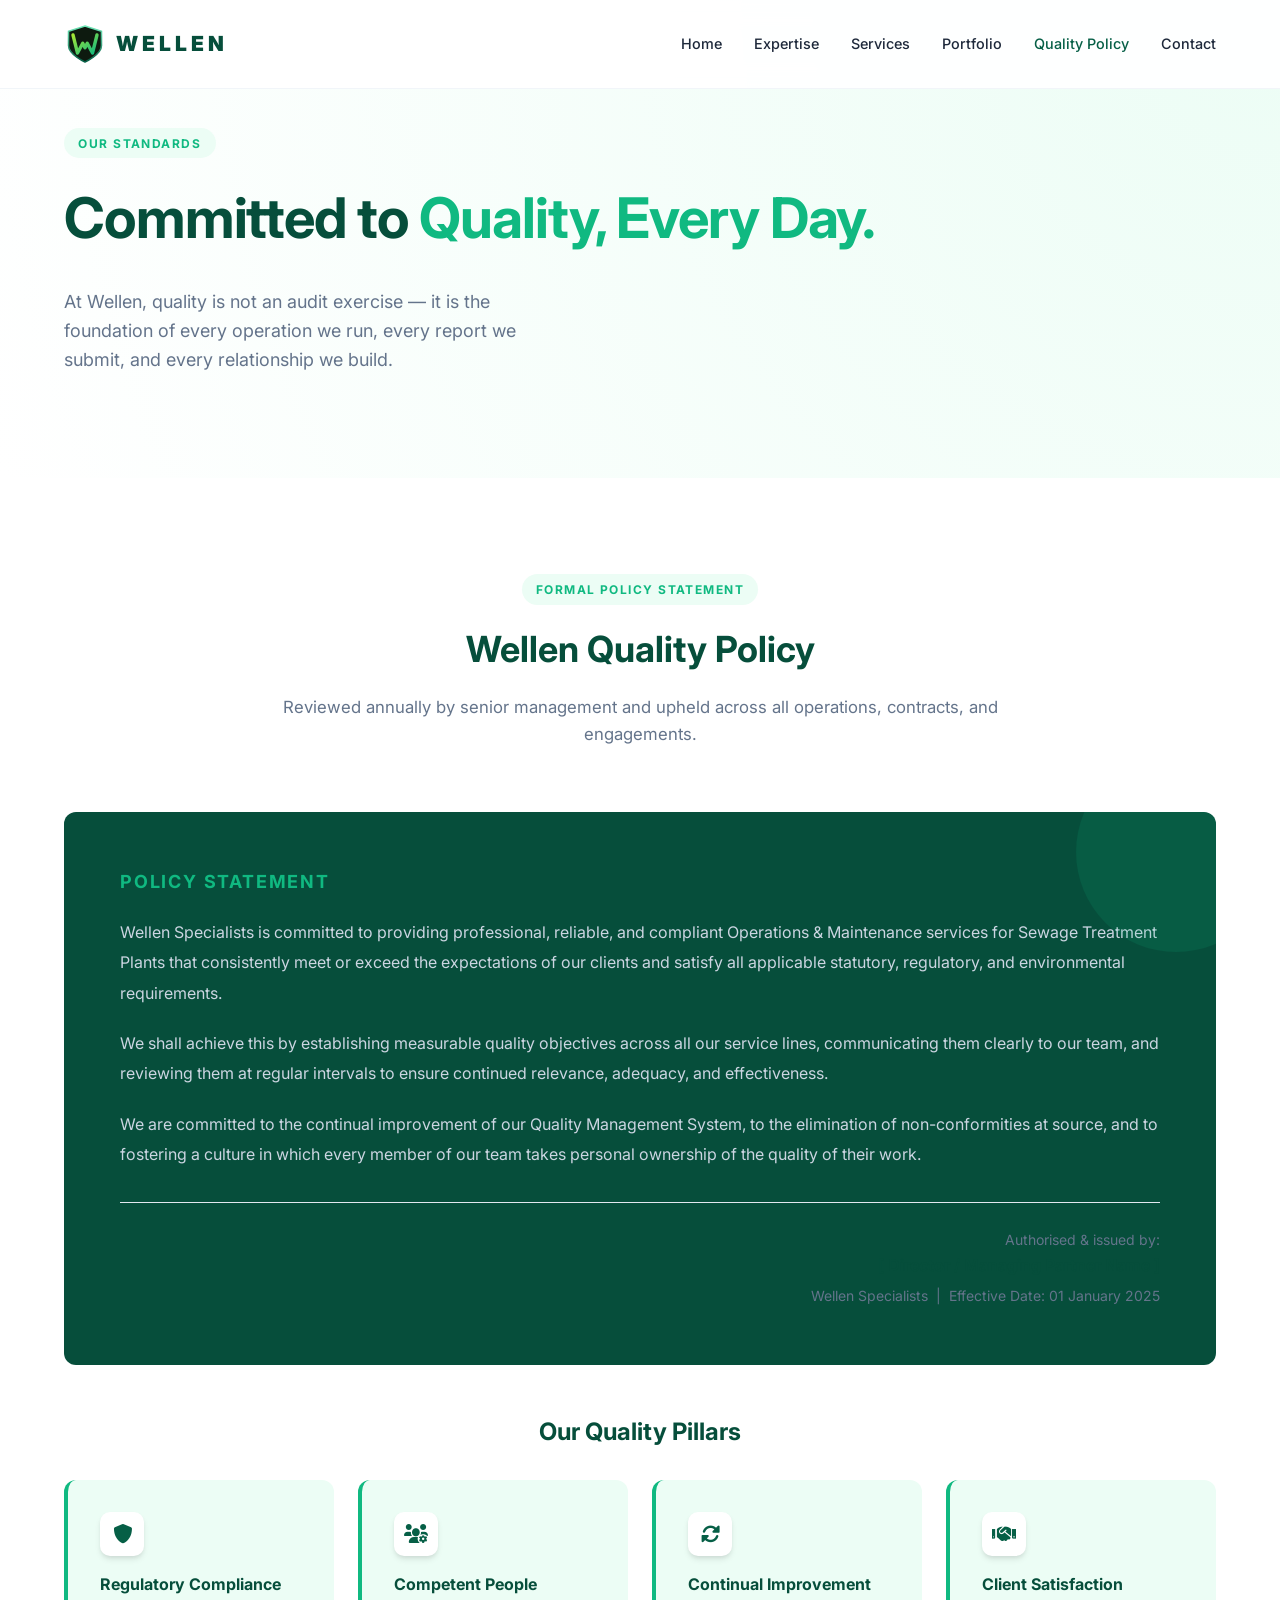
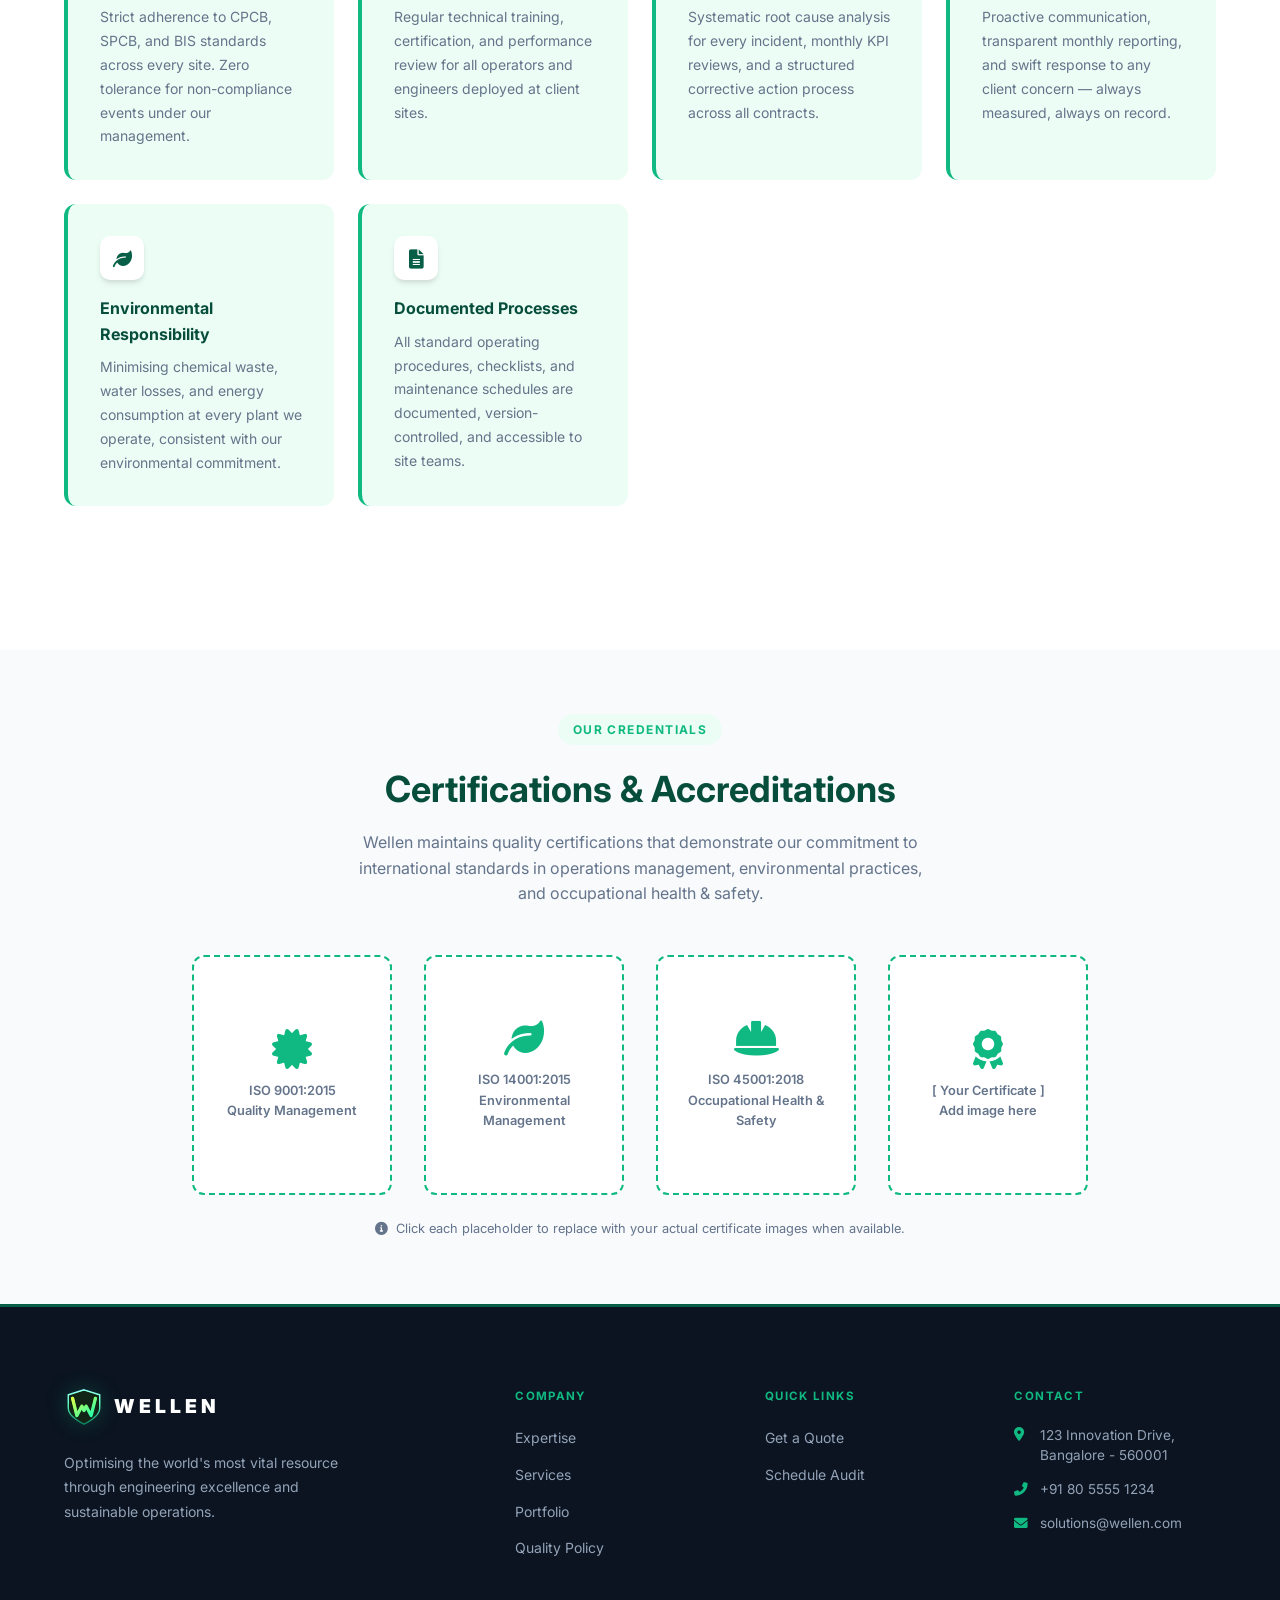
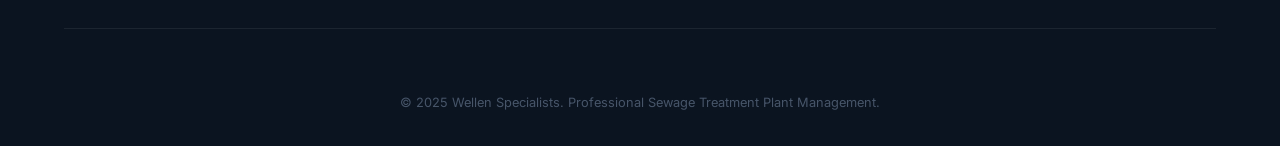
<file: quality-policy.html>
<!DOCTYPE html>
<html lang="en">

<head>
    <meta charset="UTF-8">
    <meta name="viewport" content="width=device-width, initial-scale=1.0">
    <title>Quality Policy | Wellen</title>
    <meta name="description"
        content="Wellen's formal Quality Policy — our commitment to excellence, regulatory compliance, and continuous improvement in STP operations.">
    <link rel="stylesheet" href="style.css">
    <link rel="stylesheet" href="https://cdnjs.cloudflare.com/ajax/libs/font-awesome/6.0.0/css/all.min.css">
</head>

<body>
    <header>
        <div class="container">
            <nav>
                <a href="index.html" class="logo">
                    <img src="logo.svg" alt="Wellen Logo" class="logo-img"><span class="logo-text">WELLEN</span>
                </a>
                <ul class="nav-links">
                    <li><a href="index.html">Home</a></li>
                    <li><a href="about.html">Expertise</a></li>
                    <li><a href="services.html">Services</a></li>
                    <li><a href="projects.html">Portfolio</a></li>
                    <li><a href="quality-policy.html" class="active">Quality Policy</a></li>
                    <li><a href="contact.html">Contact</a></li>
                </ul>
                <div class="mobile-toggle"><i class="fas fa-bars"></i></div>
            </nav>
        </div>
    </header>

    <main>
        <!-- HERO -->
        <section class="hero" style="padding-top: 8rem; padding-bottom: 4rem;">
            <div class="container">
                <span class="section-label">Our Standards</span>
                <h1>Committed to <span>Quality, Every Day.</span></h1>
                <p>At Wellen, quality is not an audit exercise — it is the foundation of every operation we run, every
                    report we submit, and every relationship we build.</p>
            </div>
        </section>

        <!-- QUALITY POLICY STATEMENT -->
        <section class="quality-policy-section">
            <div class="container">
                <div class="policy-intro">
                    <span class="section-label">Formal Policy Statement</span>
                    <h2>Wellen Quality Policy</h2>
                    <p>Reviewed annually by senior management and upheld across all operations, contracts, and
                        engagements.</p>
                </div>

                <div class="policy-statement">
                    <h3>Policy Statement</h3>
                    <p>
                        Wellen Specialists is committed to providing professional, reliable, and compliant Operations
                        &amp; Maintenance services for Sewage Treatment Plants that consistently meet or exceed the
                        expectations of our clients and satisfy all applicable statutory, regulatory, and environmental
                        requirements.
                    </p>
                    <p style="margin-top: 1.25rem;">
                        We shall achieve this by establishing measurable quality objectives across all our service
                        lines, communicating them clearly to our team, and reviewing them at regular intervals to ensure
                        continued relevance, adequacy, and effectiveness.
                    </p>
                    <p style="margin-top: 1.25rem;">
                        We are committed to the continual improvement of our Quality Management System, to the
                        elimination of non-conformities at source, and to fostering a culture in which every member of
                        our team takes personal ownership of the quality of their work.
                    </p>
                    <div class="policy-signatory">
                        <p>Authorised &amp; issued by:</p>
                        <strong>[ Director / Managing Partner Name ]</strong>
                        <p style="margin-top: 0.25rem;">Wellen Specialists &nbsp;|&nbsp; Effective Date: 01 January 2025
                        </p>
                    </div>
                </div>

                <!-- PILLARS -->
                <h3 style="text-align: center; margin-bottom: 1.75rem;">Our Quality Pillars</h3>
                <div class="policy-pillars">
                    <div class="pillar-card">
                        <div class="icon"><i class="fas fa-shield-alt"></i></div>
                        <h4>Regulatory Compliance</h4>
                        <p>Strict adherence to CPCB, SPCB, and BIS standards across every site. Zero tolerance for
                            non-compliance events under our management.</p>
                    </div>
                    <div class="pillar-card">
                        <div class="icon"><i class="fas fa-users-cog"></i></div>
                        <h4>Competent People</h4>
                        <p>Regular technical training, certification, and performance review for all operators and
                            engineers deployed at client sites.</p>
                    </div>
                    <div class="pillar-card">
                        <div class="icon"><i class="fas fa-sync-alt"></i></div>
                        <h4>Continual Improvement</h4>
                        <p>Systematic root cause analysis for every incident, monthly KPI reviews, and a structured
                            corrective action process across all contracts.</p>
                    </div>
                    <div class="pillar-card">
                        <div class="icon"><i class="fas fa-handshake"></i></div>
                        <h4>Client Satisfaction</h4>
                        <p>Proactive communication, transparent monthly reporting, and swift response to any client
                            concern — always measured, always on record.</p>
                    </div>
                    <div class="pillar-card">
                        <div class="icon"><i class="fas fa-leaf"></i></div>
                        <h4>Environmental Responsibility</h4>
                        <p>Minimising chemical waste, water losses, and energy consumption at every plant we operate,
                            consistent with our environmental commitment.</p>
                    </div>
                    <div class="pillar-card">
                        <div class="icon"><i class="fas fa-file-alt"></i></div>
                        <h4>Documented Processes</h4>
                        <p>All standard operating procedures, checklists, and maintenance schedules are documented,
                            version-controlled, and accessible to site teams.</p>
                    </div>
                </div>
            </div>
        </section>

        <!-- CERTIFICATIONS -->
        <section class="cert-section">
            <div class="container">
                <div style="text-align: center;">
                    <span class="section-label">Our Credentials</span>
                    <h2>Certifications &amp; Accreditations</h2>
                    <p
                        style="color: var(--text-muted); margin-top: 0.75rem; max-width: 580px; margin-left: auto; margin-right: auto;">
                        Wellen maintains quality certifications that demonstrate our commitment to international
                        standards in operations management, environmental practices, and occupational health &amp;
                        safety.
                    </p>
                </div>
                <div class="cert-grid">
                    <div class="cert-placeholder">
                        <i class="fas fa-certificate"></i>
                        <span>ISO 9001:2015<br>Quality Management</span>
                    </div>
                    <div class="cert-placeholder">
                        <i class="fas fa-leaf"></i>
                        <span>ISO 14001:2015<br>Environmental Management</span>
                    </div>
                    <div class="cert-placeholder">
                        <i class="fas fa-hard-hat"></i>
                        <span>ISO 45001:2018<br>Occupational Health &amp; Safety</span>
                    </div>
                    <div class="cert-placeholder">
                        <i class="fas fa-award"></i>
                        <span>[ Your Certificate ]<br>Add image here</span>
                    </div>
                </div>
                <p style="text-align:center; margin-top: 1.5rem; font-size: 0.8rem; color: var(--text-muted);">
                    <i class="fas fa-info-circle"></i>&nbsp; Click each placeholder to replace with your actual
                    certificate images when available.
                </p>
            </div>
        </section>
    </main>

    <footer>
        <div class="container">
            <div class="footer-grid">
                <div>
                    <div class="footer-brand"><img src="logo.svg" alt="Wellen" class="footer-logo-img"><span class="footer-logo-text">WELLEN</span></div>
                    <p class="footer-tagline">Optimising the world's most vital resource through engineering excellence
                        and sustainable operations.</p>
                </div>
                <div class="footer-links">
                    <h4>Company</h4>
                    <ul>
                        <li><a href="about.html">Expertise</a></li>
                        <li><a href="services.html">Services</a></li>
                        <li><a href="projects.html">Portfolio</a></li>
                        <li><a href="quality-policy.html">Quality Policy</a></li>
                    </ul>
                </div>
                <div class="footer-links">
                    <h4>Quick Links</h4>
                    <ul>
                        <li><a href="contact.html">Get a Quote</a></li>
                        <li><a href="contact.html">Schedule Audit</a></li>
                    </ul>
                </div>
                <div class="footer-links">
                    <h4>Contact</h4>
                    <div class="footer-contact-item"><i class="fas fa-map-marker-alt"></i><span>123 Innovation Drive,
                            Bangalore - 560001</span></div>
                    <div class="footer-contact-item"><i class="fas fa-phone-alt"></i><span>+91 80 5555 1234</span></div>
                    <div class="footer-contact-item"><i class="fas fa-envelope"></i><span>solutions@wellen.com</span>
                    </div>
                </div>
            </div>
            <div class="footer-bottom">
                &copy; 2025 Wellen Specialists. Professional Sewage Treatment Plant Management.
            </div>
        </div>
    </footer>

    <script src="main.js"></script>
</body>

</html>
</file>
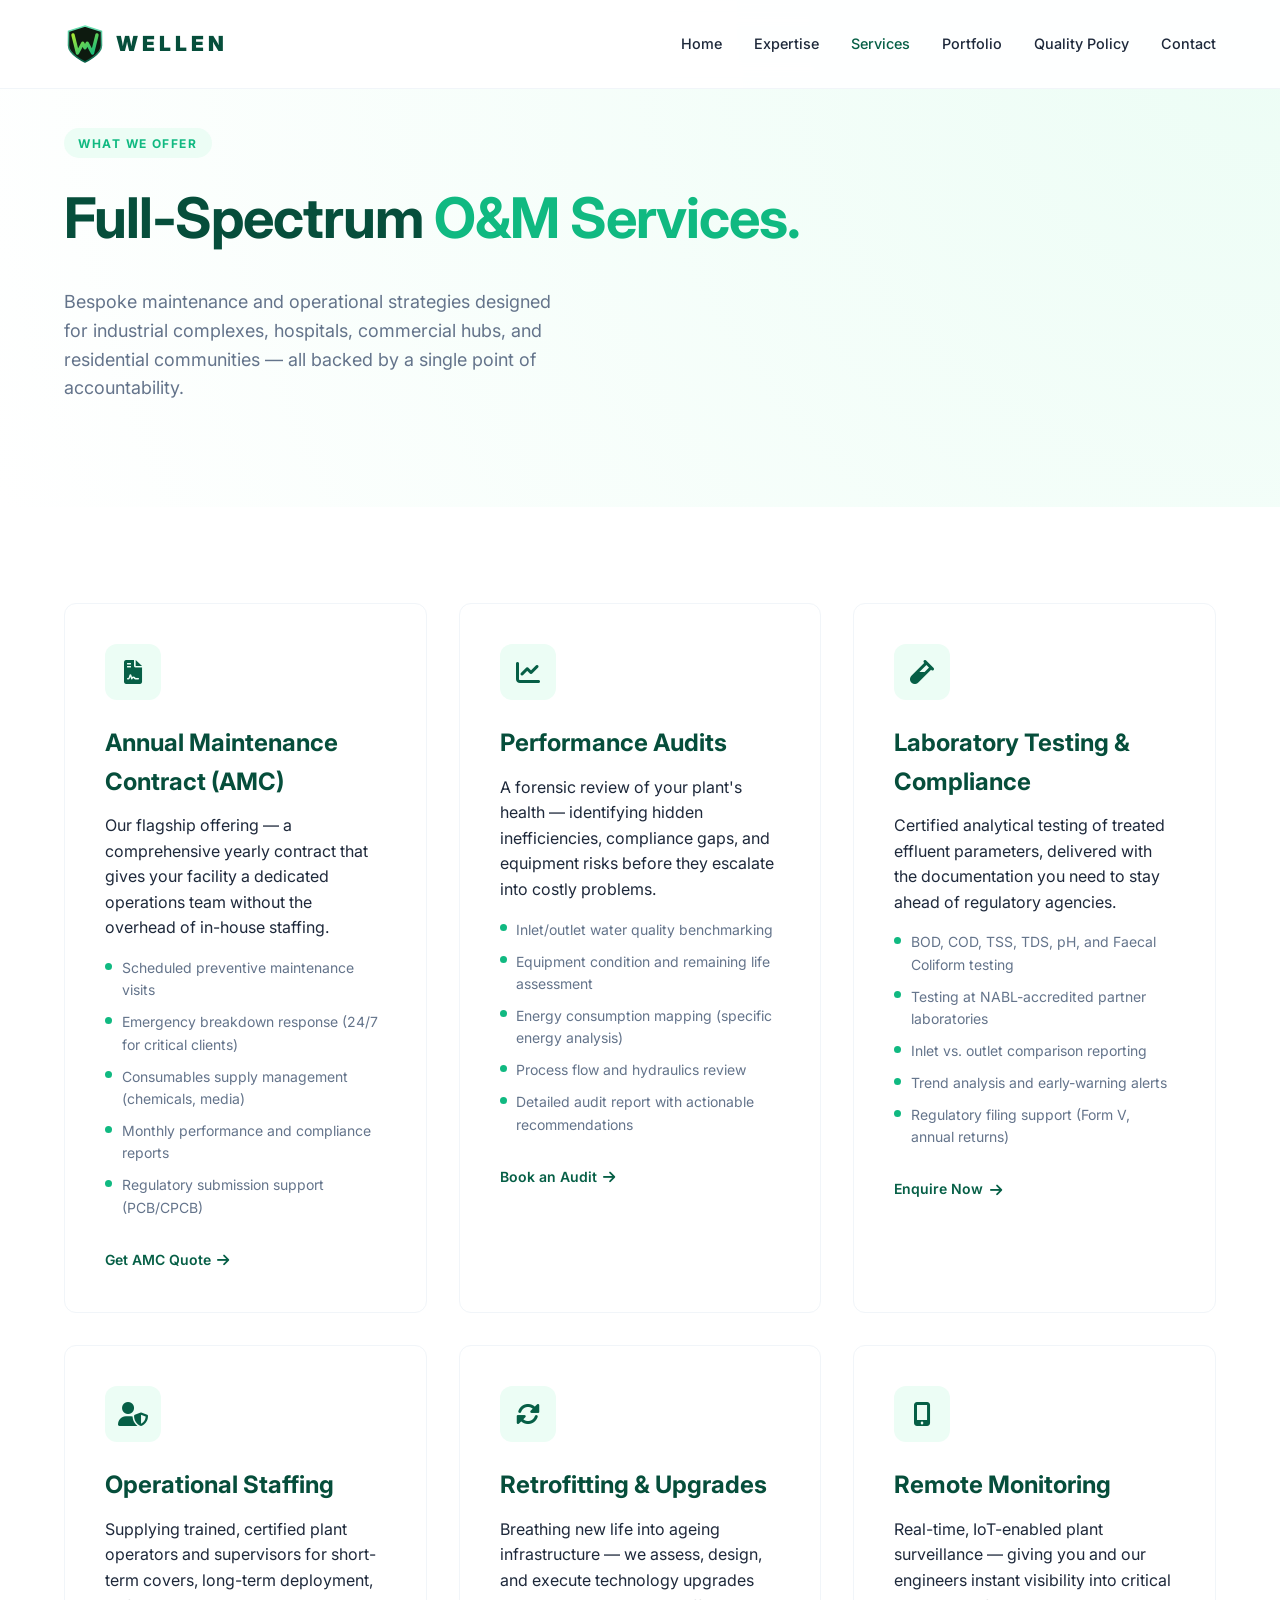
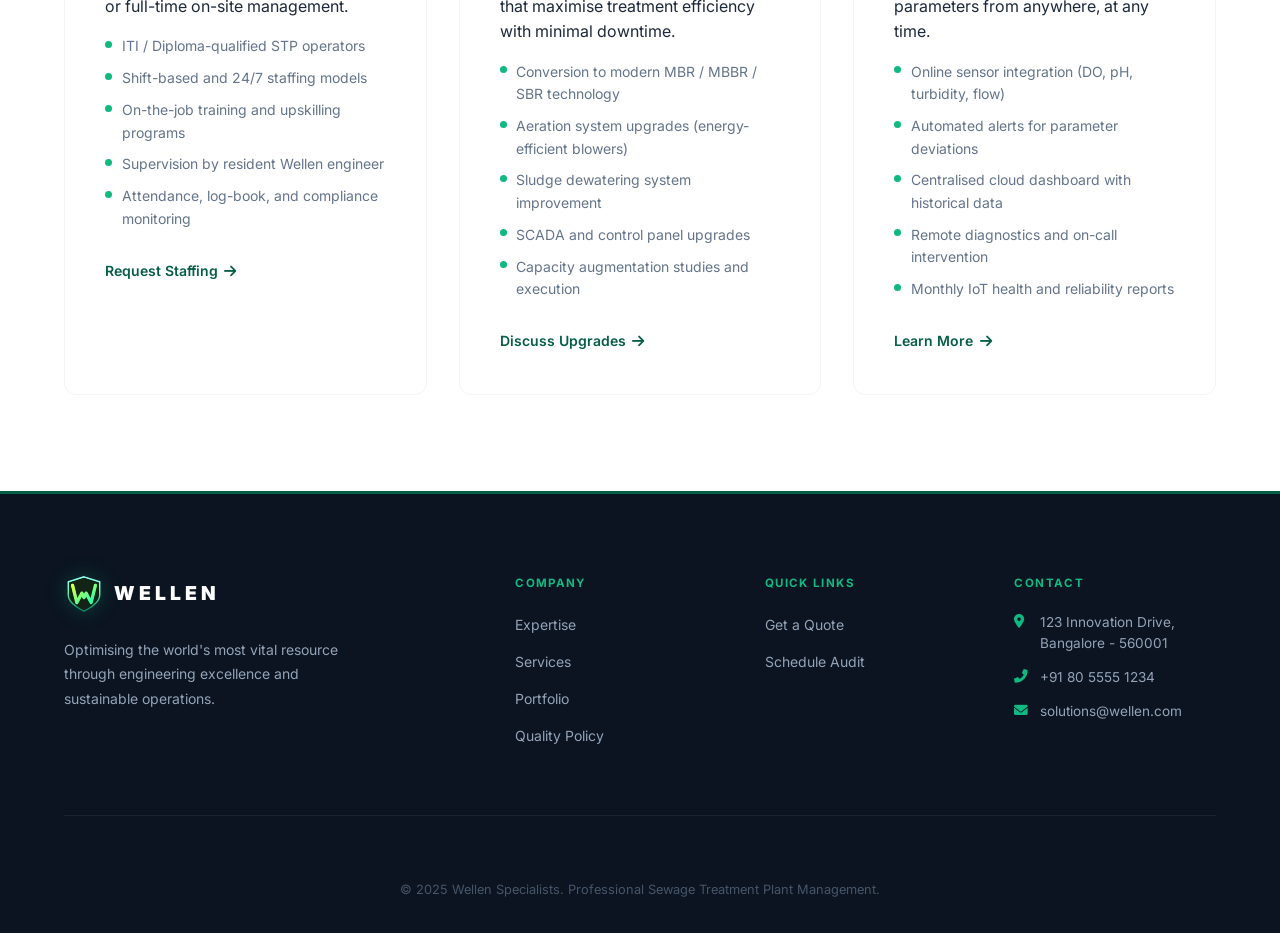
<file: services.html>
<!DOCTYPE html>
<html lang="en">

<head>
    <meta charset="UTF-8">
    <meta name="viewport" content="width=device-width, initial-scale=1.0">
    <title>Our Services | Wellen</title>
    <meta name="description"
        content="Wellen offers comprehensive STP O&M services including AMC, performance audits, lab testing, remote monitoring, and plant retrofitting.">
    <link rel="stylesheet" href="style.css">
    <link rel="stylesheet" href="https://cdnjs.cloudflare.com/ajax/libs/font-awesome/6.0.0/css/all.min.css">
</head>

<body>
    <header>
        <div class="container">
            <nav>
                <a href="index.html" class="logo">
                    <img src="logo.svg" alt="Wellen Logo" class="logo-img"><span class="logo-text">WELLEN</span>
                </a>
                <ul class="nav-links">
                    <li><a href="index.html">Home</a></li>
                    <li><a href="about.html">Expertise</a></li>
                    <li><a href="services.html" class="active">Services</a></li>
                    <li><a href="projects.html">Portfolio</a></li>
                    <li><a href="quality-policy.html">Quality Policy</a></li>
                    <li><a href="contact.html">Contact</a></li>
                </ul>
                <div class="mobile-toggle"><i class="fas fa-bars"></i></div>
            </nav>
        </div>
    </header>

    <main>
        <section class="hero" style="padding-top: 8rem; padding-bottom: 4rem;">
            <div class="container">
                <span class="section-label">What We Offer</span>
                <h1>Full-Spectrum <span>O&amp;M Services.</span></h1>
                <p>Bespoke maintenance and operational strategies designed for industrial complexes, hospitals,
                    commercial hubs, and residential communities — all backed by a single point of accountability.</p>
            </div>
        </section>

        <section class="services-grid">
            <div class="container">
                <div class="grid grid-3">

                    <div class="card">
                        <div class="icon"><i class="fas fa-file-contract"></i></div>
                        <h3>Annual Maintenance Contract (AMC)</h3>
                        <p>Our flagship offering — a comprehensive yearly contract that gives your facility a dedicated
                            operations team without the overhead of in-house staffing.</p>
                        <div class="service-card-body">
                            <ul>
                                <li>Scheduled preventive maintenance visits</li>
                                <li>Emergency breakdown response (24/7 for critical clients)</li>
                                <li>Consumables supply management (chemicals, media)</li>
                                <li>Monthly performance and compliance reports</li>
                                <li>Regulatory submission support (PCB/CPCB)</li>
                            </ul>
                        </div>
                        <a href="contact.html" class="service-cta">Get AMC Quote <i class="fas fa-arrow-right"></i></a>
                    </div>

                    <div class="card">
                        <div class="icon"><i class="fas fa-chart-line"></i></div>
                        <h3>Performance Audits</h3>
                        <p>A forensic review of your plant's health — identifying hidden inefficiencies, compliance
                            gaps, and equipment risks before they escalate into costly problems.</p>
                        <div class="service-card-body">
                            <ul>
                                <li>Inlet/outlet water quality benchmarking</li>
                                <li>Equipment condition and remaining life assessment</li>
                                <li>Energy consumption mapping (specific energy analysis)</li>
                                <li>Process flow and hydraulics review</li>
                                <li>Detailed audit report with actionable recommendations</li>
                            </ul>
                        </div>
                        <a href="contact.html" class="service-cta">Book an Audit <i class="fas fa-arrow-right"></i></a>
                    </div>

                    <div class="card">
                        <div class="icon"><i class="fas fa-vial"></i></div>
                        <h3>Laboratory Testing &amp; Compliance</h3>
                        <p>Certified analytical testing of treated effluent parameters, delivered with the documentation
                            you need to stay ahead of regulatory agencies.</p>
                        <div class="service-card-body">
                            <ul>
                                <li>BOD, COD, TSS, TDS, pH, and Faecal Coliform testing</li>
                                <li>Testing at NABL-accredited partner laboratories</li>
                                <li>Inlet vs. outlet comparison reporting</li>
                                <li>Trend analysis and early-warning alerts</li>
                                <li>Regulatory filing support (Form V, annual returns)</li>
                            </ul>
                        </div>
                        <a href="contact.html" class="service-cta">Enquire Now <i class="fas fa-arrow-right"></i></a>
                    </div>

                    <div class="card">
                        <div class="icon"><i class="fas fa-user-shield"></i></div>
                        <h3>Operational Staffing</h3>
                        <p>Supplying trained, certified plant operators and supervisors for short-term covers, long-term
                            deployment, or full-time on-site management.</p>
                        <div class="service-card-body">
                            <ul>
                                <li>ITI / Diploma-qualified STP operators</li>
                                <li>Shift-based and 24/7 staffing models</li>
                                <li>On-the-job training and upskilling programs</li>
                                <li>Supervision by resident Wellen engineer</li>
                                <li>Attendance, log-book, and compliance monitoring</li>
                            </ul>
                        </div>
                        <a href="contact.html" class="service-cta">Request Staffing <i
                                class="fas fa-arrow-right"></i></a>
                    </div>

                    <div class="card">
                        <div class="icon"><i class="fas fa-sync-alt"></i></div>
                        <h3>Retrofitting &amp; Upgrades</h3>
                        <p>Breathing new life into ageing infrastructure — we assess, design, and execute technology
                            upgrades that maximise treatment efficiency with minimal downtime.</p>
                        <div class="service-card-body">
                            <ul>
                                <li>Conversion to modern MBR / MBBR / SBR technology</li>
                                <li>Aeration system upgrades (energy-efficient blowers)</li>
                                <li>Sludge dewatering system improvement</li>
                                <li>SCADA and control panel upgrades</li>
                                <li>Capacity augmentation studies and execution</li>
                            </ul>
                        </div>
                        <a href="contact.html" class="service-cta">Discuss Upgrades <i
                                class="fas fa-arrow-right"></i></a>
                    </div>

                    <div class="card">
                        <div class="icon"><i class="fas fa-mobile-alt"></i></div>
                        <h3>Remote Monitoring</h3>
                        <p>Real-time, IoT-enabled plant surveillance — giving you and our engineers instant visibility
                            into critical parameters from anywhere, at any time.</p>
                        <div class="service-card-body">
                            <ul>
                                <li>Online sensor integration (DO, pH, turbidity, flow)</li>
                                <li>Automated alerts for parameter deviations</li>
                                <li>Centralised cloud dashboard with historical data</li>
                                <li>Remote diagnostics and on-call intervention</li>
                                <li>Monthly IoT health and reliability reports</li>
                            </ul>
                        </div>
                        <a href="contact.html" class="service-cta">Learn More <i class="fas fa-arrow-right"></i></a>
                    </div>

                </div>
            </div>
        </section>
    </main>

    <footer>
        <div class="container">
            <div class="footer-grid">
                <div>
                    <div class="footer-brand"><img src="logo.svg" alt="Wellen" class="footer-logo-img"><span class="footer-logo-text">WELLEN</span></div>
                    <p class="footer-tagline">Optimising the world's most vital resource through engineering excellence
                        and sustainable operations.</p>
                </div>
                <div class="footer-links">
                    <h4>Company</h4>
                    <ul>
                        <li><a href="about.html">Expertise</a></li>
                        <li><a href="services.html">Services</a></li>
                        <li><a href="projects.html">Portfolio</a></li>
                        <li><a href="quality-policy.html">Quality Policy</a></li>
                    </ul>
                </div>
                <div class="footer-links">
                    <h4>Quick Links</h4>
                    <ul>
                        <li><a href="contact.html">Get a Quote</a></li>
                        <li><a href="contact.html">Schedule Audit</a></li>
                    </ul>
                </div>
                <div class="footer-links">
                    <h4>Contact</h4>
                    <div class="footer-contact-item"><i class="fas fa-map-marker-alt"></i><span>123 Innovation Drive,
                            Bangalore - 560001</span></div>
                    <div class="footer-contact-item"><i class="fas fa-phone-alt"></i><span>+91 80 5555 1234</span></div>
                    <div class="footer-contact-item"><i class="fas fa-envelope"></i><span>solutions@wellen.com</span>
                    </div>
                </div>
            </div>
            <div class="footer-bottom">
                &copy; 2025 Wellen Specialists. Professional Sewage Treatment Plant Management.
            </div>
        </div>
    </footer>

    <script src="main.js"></script>
</body>

</html>
</file>
<file: style.css>
@import url('https://fonts.googleapis.com/css2?family=Inter:wght@400;500;600;700;800;900&display=swap');

:root {
    --primary-color: #065F46;
    --primary-light: #10B981;
    --primary-dark: #064E3B;
    --accent-bg: #ECFDF5;
    --text-color: #1E293B;
    --text-muted: #64748B;
    --white: #FFFFFF;
    --bg-light: #F8FAFC;
    --transition: all 0.3s cubic-bezier(0.4, 0, 0.2, 1);
    --shadow: 0 4px 6px -1px rgba(0, 0, 0, 0.1), 0 2px 4px -1px rgba(0, 0, 0, 0.06);
    --shadow-lg: 0 10px 15px -3px rgba(0, 0, 0, 0.1), 0 4px 6px -2px rgba(0, 0, 0, 0.05);
    --radius: 12px;
}

* {
    margin: 0;
    padding: 0;
    box-sizing: border-box;
}

body {
    font-family: 'Inter', system-ui, -apple-system, sans-serif;
    line-height: 1.6;
    color: var(--text-color);
    background-color: var(--white);
}

/* Typography */
h1,
h2,
h3 {
    color: var(--primary-dark);
    font-weight: 700;
}

h1 {
    font-size: 3.5rem;
    letter-spacing: -0.02em;
}

h2 {
    font-size: 2.25rem;
}

h3 {
    font-size: 1.5rem;
}

/* Layout */
.container {
    max-width: 1200px;
    margin: 0 auto;
    padding: 0 1.5rem;
}

section {
    padding: 6rem 0;
}

/* =============================================
   HEADER & NAV
   ============================================= */
header {
    background: rgba(255, 255, 255, 0.92);
    backdrop-filter: blur(12px);
    position: fixed;
    width: 100%;
    top: 0;
    z-index: 1000;
    border-bottom: 1px solid #f1f5f9;
}

nav {
    display: flex;
    justify-content: space-between;
    align-items: center;
    height: 88px;
}

/* =============================================
   LOGO — Image-based
   ============================================= */
.logo {
    display: flex;
    align-items: center;
    gap: 0.6rem;
    text-decoration: none;
}

.logo-img {
    height: 42px;
    width: auto;
    object-fit: contain;
}

.logo-text {
    font-size: 1.3rem;
    font-weight: 900;
    letter-spacing: 4px;
    color: #064E3B;
    line-height: 1;
    font-family: 'Inter', 'Arial Black', sans-serif;
}

.nav-links {
    display: flex;
    list-style: none;
    gap: 2rem;
}

.nav-links a {
    text-decoration: none;
    color: var(--text-color);
    font-weight: 500;
    font-size: 0.9rem;
    transition: var(--transition);
    white-space: nowrap;
}

.nav-links a:hover,
.nav-links a.active {
    color: var(--primary-color);
}

.mobile-toggle {
    display: none;
    cursor: pointer;
    font-size: 1.5rem;
    color: var(--primary-color);
}

/* =============================================
   HERO SECTION
   ============================================= */
.hero {
    padding-top: 10rem;
    padding-bottom: 8rem;
    background: radial-gradient(circle at top right, var(--accent-bg), transparent);
}

.hero-grid {
    display: grid;
    grid-template-columns: 1fr 1fr;
    gap: 4rem;
    align-items: center;
}

.hero h1 span {
    color: var(--primary-light);
}

.hero p {
    font-size: 1.125rem;
    color: var(--text-muted);
    margin: 1.5rem 0 2.5rem;
    max-width: 500px;
}

.hero-img {
    border-radius: var(--radius);
    box-shadow: var(--shadow-lg);
    width: 100%;
    height: auto;
}

.hero-btns {
    display: flex;
    gap: 1rem;
    flex-wrap: wrap;
}

/* =============================================
   HERO CAROUSEL (4-image grid/slider)
   ============================================= */
.hero-carousel-section {
    padding: 5rem 0 3rem;
    background: var(--bg-light);
}

.carousel-header {
    text-align: center;
    margin-bottom: 2.5rem;
}

.carousel-header p {
    color: var(--text-muted);
    font-size: 1.05rem;
    margin-top: 0.75rem;
}

.cover-carousel {
    position: relative;
    overflow: hidden;
    border-radius: var(--radius);
}

.carousel-track {
    display: flex;
    transition: transform 0.5s cubic-bezier(0.4, 0, 0.2, 1);
}

.carousel-slide {
    min-width: 100%;
    position: relative;
}

.carousel-slide-inner {
    display: grid;
    grid-template-columns: 1fr 1fr;
    grid-template-rows: 1fr 1fr;
    gap: 0.75rem;
    height: 480px;
}

.carousel-img-slot {
    border-radius: calc(var(--radius) / 2);
    overflow: hidden;
    position: relative;
    background: linear-gradient(135deg, #d1fae5, #a7f3d0);
    display: flex;
    align-items: center;
    justify-content: center;
    flex-direction: column;
    gap: 0.5rem;
}

.carousel-img-slot img {
    width: 100%;
    height: 100%;
    object-fit: cover;
    position: absolute;
    top: 0;
    left: 0;
}

.carousel-img-slot .slot-label {
    position: relative;
    z-index: 2;
    text-align: center;
    background: rgba(255, 255, 255, 0.85);
    padding: 0.5rem 1rem;
    border-radius: 8px;
    font-size: 0.8rem;
    font-weight: 600;
    color: var(--primary-dark);
    border: 2px dashed var(--primary-light);
}

.carousel-img-slot .slot-icon {
    font-size: 2rem;
    color: var(--primary-color);
    position: relative;
    z-index: 2;
}

/* Carousel featured (left big, right stacked) */
.carousel-slide-inner.layout-featured {
    grid-template-columns: 3fr 2fr;
    grid-template-rows: 1fr 1fr;
}

.carousel-slide-inner.layout-featured .slot-1 {
    grid-row: 1 / 3;
}

/* Carousel controls */
.carousel-controls {
    display: flex;
    justify-content: center;
    align-items: center;
    gap: 1rem;
    margin-top: 1.5rem;
}

.carousel-btn {
    width: 44px;
    height: 44px;
    border-radius: 50%;
    background: var(--white);
    border: 2px solid var(--primary-light);
    color: var(--primary-color);
    cursor: pointer;
    font-size: 1rem;
    display: flex;
    align-items: center;
    justify-content: center;
    transition: var(--transition);
}

.carousel-btn:hover {
    background: var(--primary-color);
    color: var(--white);
}

.carousel-dots {
    display: flex;
    gap: 0.5rem;
}

.carousel-dot {
    width: 10px;
    height: 10px;
    border-radius: 50%;
    background: #cbd5e1;
    cursor: pointer;
    transition: var(--transition);
}

.carousel-dot.active {
    background: var(--primary-color);
    transform: scale(1.3);
}

/* =============================================
   BUTTONS
   ============================================= */
.btn {
    display: inline-flex;
    align-items: center;
    padding: 0.875rem 2rem;
    border-radius: 9999px;
    font-weight: 600;
    text-decoration: none;
    transition: var(--transition);
    cursor: pointer;
    border: none;
    font-size: 0.95rem;
}

.btn-primary {
    background: var(--primary-color);
    color: var(--white);
}

.btn-primary:hover {
    background: var(--primary-dark);
    transform: translateY(-2px);
    box-shadow: 0 8px 20px rgba(6, 95, 70, 0.3);
}

.btn-outline {
    border: 2px solid var(--primary-color);
    color: var(--primary-color);
    background: transparent;
}

.btn-outline:hover {
    background: var(--primary-color);
    color: var(--white);
    transform: translateY(-2px);
}

/* =============================================
   IMPACT METER / STATS
   ============================================= */
.impact {
    padding-top: 0;
}

.impact-meter {
    background: var(--primary-dark);
    color: var(--white);
    padding: 4rem 2rem;
    border-radius: var(--radius);
    margin-top: -4rem;
    position: relative;
    z-index: 10;
}

.stats-grid {
    display: grid;
    grid-template-columns: repeat(3, 1fr);
    text-align: center;
}

.stat-item h3 {
    font-size: 2.5rem;
    color: var(--primary-light);
    margin-bottom: 0.5rem;
}

.stat-item p {
    font-size: 0.875rem;
    text-transform: uppercase;
    letter-spacing: 0.1em;
    opacity: 0.8;
    color: #e2e8f0;
}

/* =============================================
   SERVICES / GRID / CARDS
   ============================================= */
.grid {
    display: grid;
    gap: 2rem;
}

.grid-2 {
    grid-template-columns: repeat(auto-fit, minmax(min(450px, 100%), 1fr));
}

.grid-3 {
    grid-template-columns: repeat(auto-fit, minmax(min(320px, 100%), 1fr));
}

.card {
    background: var(--white);
    padding: 2.5rem;
    border-radius: var(--radius);
    border: 1px solid #f1f5f9;
    transition: var(--transition);
}

.card:hover {
    border-color: var(--primary-light);
    box-shadow: var(--shadow-lg);
    transform: translateY(-6px);
}

.card .icon {
    width: 56px;
    height: 56px;
    background: var(--accent-bg);
    color: var(--primary-color);
    border-radius: 12px;
    display: flex;
    align-items: center;
    justify-content: center;
    font-size: 1.5rem;
    margin-bottom: 1.5rem;
}

.card h3 {
    margin-bottom: 0.75rem;
}

/* =============================================
   PROJECT IMAGE SLOTS
   ============================================= */
.project-img-slot {
    height: 220px;
    background: linear-gradient(135deg, #d1fae5 0%, #bbf7d0 100%);
    display: flex;
    align-items: center;
    justify-content: center;
    flex-direction: column;
    gap: 0.75rem;
    border-bottom: 2px dashed var(--primary-light);
    position: relative;
    overflow: hidden;
}

.project-img-slot img {
    width: 100%;
    height: 100%;
    object-fit: cover;
    position: absolute;
    top: 0;
    left: 0;
}

.project-img-slot .slot-label {
    font-size: 0.8rem;
    font-weight: 700;
    color: var(--primary-dark);
    background: rgba(255, 255, 255, 0.9);
    padding: 0.4rem 0.9rem;
    border-radius: 6px;
    position: relative;
    z-index: 2;
    border: 1.5px dashed var(--primary-light);
}

.project-img-slot i {
    font-size: 2.25rem;
    color: var(--primary-color);
    position: relative;
    z-index: 2;
}

.project-tag {
    display: inline-block;
    font-size: 0.72rem;
    color: var(--primary-light);
    font-weight: 700;
    text-transform: uppercase;
    letter-spacing: 0.08em;
    margin-bottom: 0.5rem;
}

.project-meta {
    display: flex;
    gap: 1.5rem;
    margin-top: 0.75rem;
    flex-wrap: wrap;
}

.project-meta span {
    font-size: 0.8rem;
    color: var(--text-muted);
    display: flex;
    align-items: center;
    gap: 0.35rem;
}

.project-meta i {
    color: var(--primary-light);
    font-size: 0.75rem;
}

/* =============================================
   TESTIMONIALS
   ============================================= */
.testimonials {
    background: var(--bg-light);
}

.testimonials-header {
    text-align: center;
    margin-bottom: 3.5rem;
}

.testimonials-header p {
    color: var(--text-muted);
    font-size: 1.05rem;
    margin-top: 0.75rem;
}

.testimonial-card {
    background: var(--white);
    padding: 2.5rem;
    border-radius: var(--radius);
    border: 1px solid #e2e8f0;
    position: relative;
    transition: var(--transition);
}

.testimonial-card:hover {
    border-color: var(--primary-light);
    box-shadow: var(--shadow-lg);
    transform: translateY(-4px);
}

.testimonial-card::before {
    content: '\201C';
    font-size: 5rem;
    color: var(--primary-light);
    opacity: 0.25;
    line-height: 1;
    position: absolute;
    top: 1rem;
    left: 1.5rem;
    font-family: Georgia, serif;
    font-weight: 700;
}

.testimonial-stars {
    color: #f59e0b;
    margin-bottom: 1rem;
    font-size: 0.9rem;
}

.testimonial-quote {
    font-style: italic;
    color: var(--text-muted);
    line-height: 1.8;
    margin-bottom: 1.5rem;
    font-size: 0.95rem;
}

.testimonial-author {
    display: flex;
    align-items: center;
    gap: 1rem;
}

.testimonial-avatar {
    width: 48px;
    height: 48px;
    border-radius: 50%;
    background: var(--accent-bg);
    border: 2px dashed var(--primary-light);
    display: flex;
    align-items: center;
    justify-content: center;
    color: var(--primary-color);
    font-size: 1.1rem;
    font-weight: 700;
    flex-shrink: 0;
}

.testimonial-author-info strong {
    display: block;
    font-size: 0.95rem;
    color: var(--primary-dark);
}

.testimonial-author-info span {
    font-size: 0.8rem;
    color: var(--text-muted);
}

/* =============================================
   QUALITY POLICY PAGE
   ============================================= */
.quality-policy-section {
    background: var(--white);
}

.policy-intro {
    max-width: 780px;
    margin: 0 auto 4rem;
    text-align: center;
}

.policy-intro p {
    color: var(--text-muted);
    font-size: 1.05rem;
    margin-top: 1rem;
}

.policy-statement {
    background: var(--primary-dark);
    color: var(--white);
    padding: 3.5rem;
    border-radius: var(--radius);
    margin-bottom: 3rem;
    position: relative;
    overflow: hidden;
}

.policy-statement::before {
    content: '';
    position: absolute;
    top: -60px;
    right: -60px;
    width: 200px;
    height: 200px;
    border-radius: 50%;
    background: rgba(16, 185, 129, 0.12);
}

.policy-statement h3 {
    color: var(--primary-light);
    margin-bottom: 1.25rem;
    font-size: 1.125rem;
    text-transform: uppercase;
    letter-spacing: 0.1em;
}

.policy-statement p {
    color: #cbd5e1;
    line-height: 1.9;
    font-size: 1rem;
}

.policy-pillars {
    display: grid;
    grid-template-columns: repeat(auto-fit, minmax(260px, 1fr));
    gap: 1.5rem;
    margin-bottom: 3rem;
}

.pillar-card {
    background: var(--accent-bg);
    padding: 2rem;
    border-radius: var(--radius);
    border-left: 4px solid var(--primary-light);
    transition: var(--transition);
}

.pillar-card:hover {
    box-shadow: var(--shadow);
    transform: translateX(4px);
}

.pillar-card .icon {
    width: 44px;
    height: 44px;
    background: var(--white);
    color: var(--primary-color);
    border-radius: 10px;
    display: flex;
    align-items: center;
    justify-content: center;
    font-size: 1.2rem;
    margin-bottom: 1rem;
    box-shadow: var(--shadow);
}

.pillar-card h4 {
    color: var(--primary-dark);
    font-size: 1rem;
    margin-bottom: 0.5rem;
}

.pillar-card p {
    font-size: 0.875rem;
    color: var(--text-muted);
    line-height: 1.7;
}

/* Certification Placeholder */
.cert-section {
    background: var(--bg-light);
    padding: 4rem 0;
}

.cert-grid {
    display: flex;
    gap: 2rem;
    flex-wrap: wrap;
    justify-content: center;
    margin-top: 3rem;
}

.cert-placeholder {
    width: 200px;
    height: 240px;
    border-radius: var(--radius);
    border: 2px dashed var(--primary-light);
    background: var(--white);
    display: flex;
    flex-direction: column;
    align-items: center;
    justify-content: center;
    gap: 0.75rem;
    cursor: pointer;
    transition: var(--transition);
    position: relative;
    overflow: hidden;
}

.cert-placeholder:hover {
    border-color: var(--primary-color);
    box-shadow: var(--shadow);
    transform: translateY(-4px);
}

.cert-placeholder img {
    width: 100%;
    height: 100%;
    object-fit: cover;
    position: absolute;
    top: 0;
    left: 0;
}

.cert-placeholder i {
    font-size: 2.5rem;
    color: var(--primary-light);
    position: relative;
    z-index: 2;
}

.cert-placeholder span {
    font-size: 0.8rem;
    color: var(--text-muted);
    text-align: center;
    padding: 0 1rem;
    position: relative;
    z-index: 2;
    font-weight: 600;
}

/* Signatory */
.policy-signatory {
    text-align: right;
    margin-top: 2rem;
    padding-top: 1.5rem;
    border-top: 1px solid #e2e8f0;
}

.policy-signatory p {
    font-size: 0.875rem;
    color: var(--text-muted);
}

.policy-signatory strong {
    display: block;
    font-size: 1rem;
    color: var(--primary-dark);
}

/* =============================================
   ABOUT PAGE
   ============================================= */
.about-quality-section {
    background: var(--bg-light);
}

.about-two-col {
    display: grid;
    grid-template-columns: 1fr 1fr;
    gap: 4rem;
    align-items: center;
}

.about-img-container {
    background: var(--accent-bg);
    height: 420px;
    border-radius: var(--radius);
    overflow: hidden;
}

/* =============================================
   SERVICES EXPANDED
   ============================================= */
.service-card-body ul {
    list-style: none;
    margin-top: 1rem;
}

.service-card-body ul li {
    display: flex;
    align-items: flex-start;
    gap: 0.6rem;
    margin-bottom: 0.6rem;
    font-size: 0.875rem;
    color: var(--text-muted);
}

.service-card-body ul li::before {
    content: '';
    width: 7px;
    height: 7px;
    border-radius: 50%;
    background: var(--primary-light);
    flex-shrink: 0;
    margin-top: 0.35rem;
}

.service-cta {
    display: inline-flex;
    align-items: center;
    gap: 0.4rem;
    margin-top: 1.25rem;
    font-size: 0.875rem;
    font-weight: 600;
    color: var(--primary-color);
    text-decoration: none;
    transition: var(--transition);
}

.service-cta:hover {
    gap: 0.7rem;
}

/* =============================================
   SECTION LABELS
   ============================================= */
.section-label {
    display: inline-block;
    font-size: 0.75rem;
    font-weight: 700;
    text-transform: uppercase;
    letter-spacing: 0.12em;
    color: var(--primary-light);
    background: var(--accent-bg);
    padding: 0.35rem 0.9rem;
    border-radius: 999px;
    margin-bottom: 1rem;
}

/* =============================================
   FOOTER
   ============================================= */
footer {
    background: #0b1420;
    color: var(--white);
    padding: 5rem 0 2rem;
    border-top: 3px solid var(--primary-color);
}

.footer-grid {
    display: grid;
    grid-template-columns: 2fr 1fr 1fr 1fr;
    gap: 3rem;
    margin-bottom: 0;
    padding-bottom: 3.5rem;
    border-bottom: 1px solid rgba(255, 255, 255, 0.07);
}

.footer-brand {
    display: flex;
    align-items: center;
    gap: 0.6rem;
    margin-bottom: 1.5rem;
}

.footer-logo-img {
    height: 40px;
    width: auto;
    object-fit: contain;
    display: block;
    filter: brightness(1.4) drop-shadow(0 0 10px rgba(16, 185, 129, 0.25));
}

.footer-logo-text {
    font-size: 1.2rem;
    font-weight: 900;
    letter-spacing: 4px;
    color: var(--white);
    font-family: 'Inter', 'Arial Black', sans-serif;
}

.footer-tagline {
    color: #94a3b8;
    max-width: 290px;
    font-size: 0.875rem;
    line-height: 1.75;
}

.footer-links h4 {
    color: var(--primary-light);
    margin-bottom: 1.25rem;
    font-size: 0.72rem;
    text-transform: uppercase;
    letter-spacing: 0.12em;
    font-weight: 700;
}

.footer-links ul {
    list-style: none;
}

.footer-links li {
    margin-bottom: 0.7rem;
}

.footer-links a {
    color: #94a3b8;
    text-decoration: none;
    transition: color 0.2s, padding-left 0.2s;
    font-size: 0.875rem;
}

.footer-links a:hover {
    color: var(--white);
    padding-left: 4px;
}

.footer-contact-item {
    display: flex;
    align-items: flex-start;
    gap: 0.75rem;
    margin-bottom: 0.85rem;
    color: #94a3b8;
    font-size: 0.85rem;
    line-height: 1.5;
}

.footer-contact-item i {
    color: var(--primary-light);
    margin-top: 0.2rem;
    flex-shrink: 0;
    width: 14px;
}

.footer-bottom {
    text-align: center;
    padding-top: 2rem;
    margin-top: 2rem;
    color: #475569;
    font-size: 0.8rem;
}

/* =============================================
   RESPONSIVE
   ============================================= */
@media (max-width: 1024px) {
    .footer-grid {
        grid-template-columns: 1fr 1fr;
    }

    .nav-links {
        gap: 1.25rem;
    }

    .nav-links a {
        font-size: 0.85rem;
    }
}

/* =============================================
   SMOOTH SCROLL
   ============================================= */
html {
    scroll-behavior: smooth;
}

/* =============================================
   HEADER SCROLL SHADOW
   ============================================= */
header.scrolled {
    box-shadow: 0 4px 24px rgba(0, 0, 0, 0.1);
}

/* =============================================
   SCROLL FADE-IN ANIMATIONS
   ============================================= */
.fade-in {
    opacity: 0;
    transform: translateY(28px);
    transition: opacity 0.6s ease, transform 0.6s ease;
}

.fade-in.visible {
    opacity: 1;
    transform: translateY(0);
}

.fade-in.delay-1 { transition-delay: 0.1s; }
.fade-in.delay-2 { transition-delay: 0.2s; }
.fade-in.delay-3 { transition-delay: 0.3s; }

/* =============================================
   BACK TO TOP BUTTON
   ============================================= */
.back-to-top {
    position: fixed;
    bottom: 2rem;
    right: 2rem;
    width: 48px;
    height: 48px;
    border-radius: 50%;
    background: var(--primary-color);
    color: white;
    border: none;
    cursor: pointer;
    font-size: 1.1rem;
    display: flex;
    align-items: center;
    justify-content: center;
    box-shadow: 0 4px 16px rgba(6, 95, 70, 0.35);
    opacity: 0;
    transform: translateY(12px);
    transition: opacity 0.3s, transform 0.3s, background 0.2s;
    z-index: 999;
    pointer-events: none;
}

.back-to-top.show {
    opacity: 1;
    transform: translateY(0);
    pointer-events: auto;
}

.back-to-top:hover {
    background: var(--primary-dark);
    transform: translateY(-2px);
}

/* =============================================
   FORM SUCCESS MESSAGE
   ============================================= */
.form-success {
    display: none;
    background: var(--accent-bg);
    border: 1px solid var(--primary-light);
    border-radius: var(--radius);
    padding: 2rem 1.5rem;
    text-align: center;
    color: var(--primary-dark);
    margin-top: 1rem;
}

.form-success.show {
    display: block;
    animation: fadeSlideIn 0.4s ease;
}

.form-success i {
    font-size: 2.5rem;
    color: var(--primary-light);
    display: block;
    margin-bottom: 0.75rem;
}

.form-success strong {
    display: block;
    font-size: 1.1rem;
    margin-bottom: 0.4rem;
}

.form-success p {
    font-size: 0.875rem;
    color: var(--text-muted);
    margin: 0;
}

@keyframes fadeSlideIn {
    from { opacity: 0; transform: translateY(10px); }
    to   { opacity: 1; transform: translateY(0); }
}

@media (max-width: 768px) {
    /* --- Nav --- */
    .mobile-toggle {
        display: block;
    }

    .nav-links {
        display: none;
        flex-direction: column;
        position: absolute;
        top: 88px;
        left: 0;
        width: 100%;
        background: var(--white);
        padding: 1rem 1.5rem;
        box-shadow: 0 10px 30px rgba(0, 0, 0, 0.1);
        gap: 0;
        z-index: 999;
    }

    .nav-links li {
        border-bottom: 1px solid #f1f5f9;
    }

    .nav-links a {
        display: block;
        padding: 0.85rem 0;
        font-size: 1rem;
    }

    /* --- Logo --- */
    .logo-img {
        height: 34px;
    }

    .logo-text {
        font-size: 1rem;
        letter-spacing: 3px;
    }

    /* --- Typography --- */
    h1 {
        font-size: 2rem;
    }

    h2 {
        font-size: 1.6rem;
    }

    h3 {
        font-size: 1.25rem;
    }

    /* --- Sections --- */
    section {
        padding: 2.5rem 0;
    }

    /* --- Hero --- */
    .hero {
        padding-top: 7rem !important;
        padding-bottom: 1.5rem !important;
    }

    .hero-grid {
        grid-template-columns: 1fr;
        text-align: center;
    }

    .hero p {
        margin: 1rem auto 1rem;
    }

    .hero-btns {
        justify-content: center;
        flex-direction: column;
        align-items: center;
    }

    .hero-btns .btn {
        width: 100%;
        max-width: 280px;
        justify-content: center;
    }

    .hero-img {
        display: none;
    }

    /* --- Stats --- */
    .stats-grid {
        grid-template-columns: 1fr;
        gap: 2rem;
    }

    .impact-meter {
        padding: 2.5rem 1.5rem;
        border-radius: 0;
        margin-top: -2rem;
    }

    /* --- Cards / Grids --- */
    .grid-2 {
        grid-template-columns: 1fr;
    }

    .grid-3 {
        grid-template-columns: 1fr;
    }

    /* --- About page two-column sections --- */
    .about-two-col {
        grid-template-columns: 1fr;
        gap: 2rem;
    }

    .about-img-container {
        height: auto;
        aspect-ratio: 16 / 9;
        order: -1;
    }

    /* --- Carousel --- */
    .hero-carousel-section {
        padding: 3rem 0 2rem;
    }

    .carousel-slide-inner,
    .carousel-slide-inner.layout-featured {
        grid-template-columns: 1fr;
        grid-template-rows: repeat(4, 160px);
        height: auto;
    }

    .carousel-slide-inner.layout-featured .slot-1 {
        grid-row: unset;
    }

    /* --- Footer --- */
    .footer-grid {
        grid-template-columns: 1fr;
        gap: 2rem;
    }

    footer {
        padding: 3rem 0 1.5rem;
    }

    .footer-logo-img {
        height: 40px;
    }

    /* --- Quality / Policy --- */
    .policy-statement {
        padding: 2rem;
    }

    .policy-pillars {
        grid-template-columns: 1fr;
    }

    .cert-grid {
        gap: 1.25rem;
    }

    .cert-placeholder {
        width: 160px;
        height: 200px;
    }

    /* --- Container padding --- */
    .container {
        padding: 0 1rem;
    }
}

/* Extra small screens (phones in portrait) */
@media (max-width: 480px) {
    h1 {
        font-size: 1.75rem;
    }

    h2 {
        font-size: 1.4rem;
    }

    .stat-item h3 {
        font-size: 2rem;
    }

    .btn {
        padding: 0.75rem 1.5rem;
        font-size: 0.9rem;
    }

    .card {
        padding: 1.75rem;
    }

    .back-to-top {
        bottom: 1.25rem;
        right: 1.25rem;
    }
}
</file>
